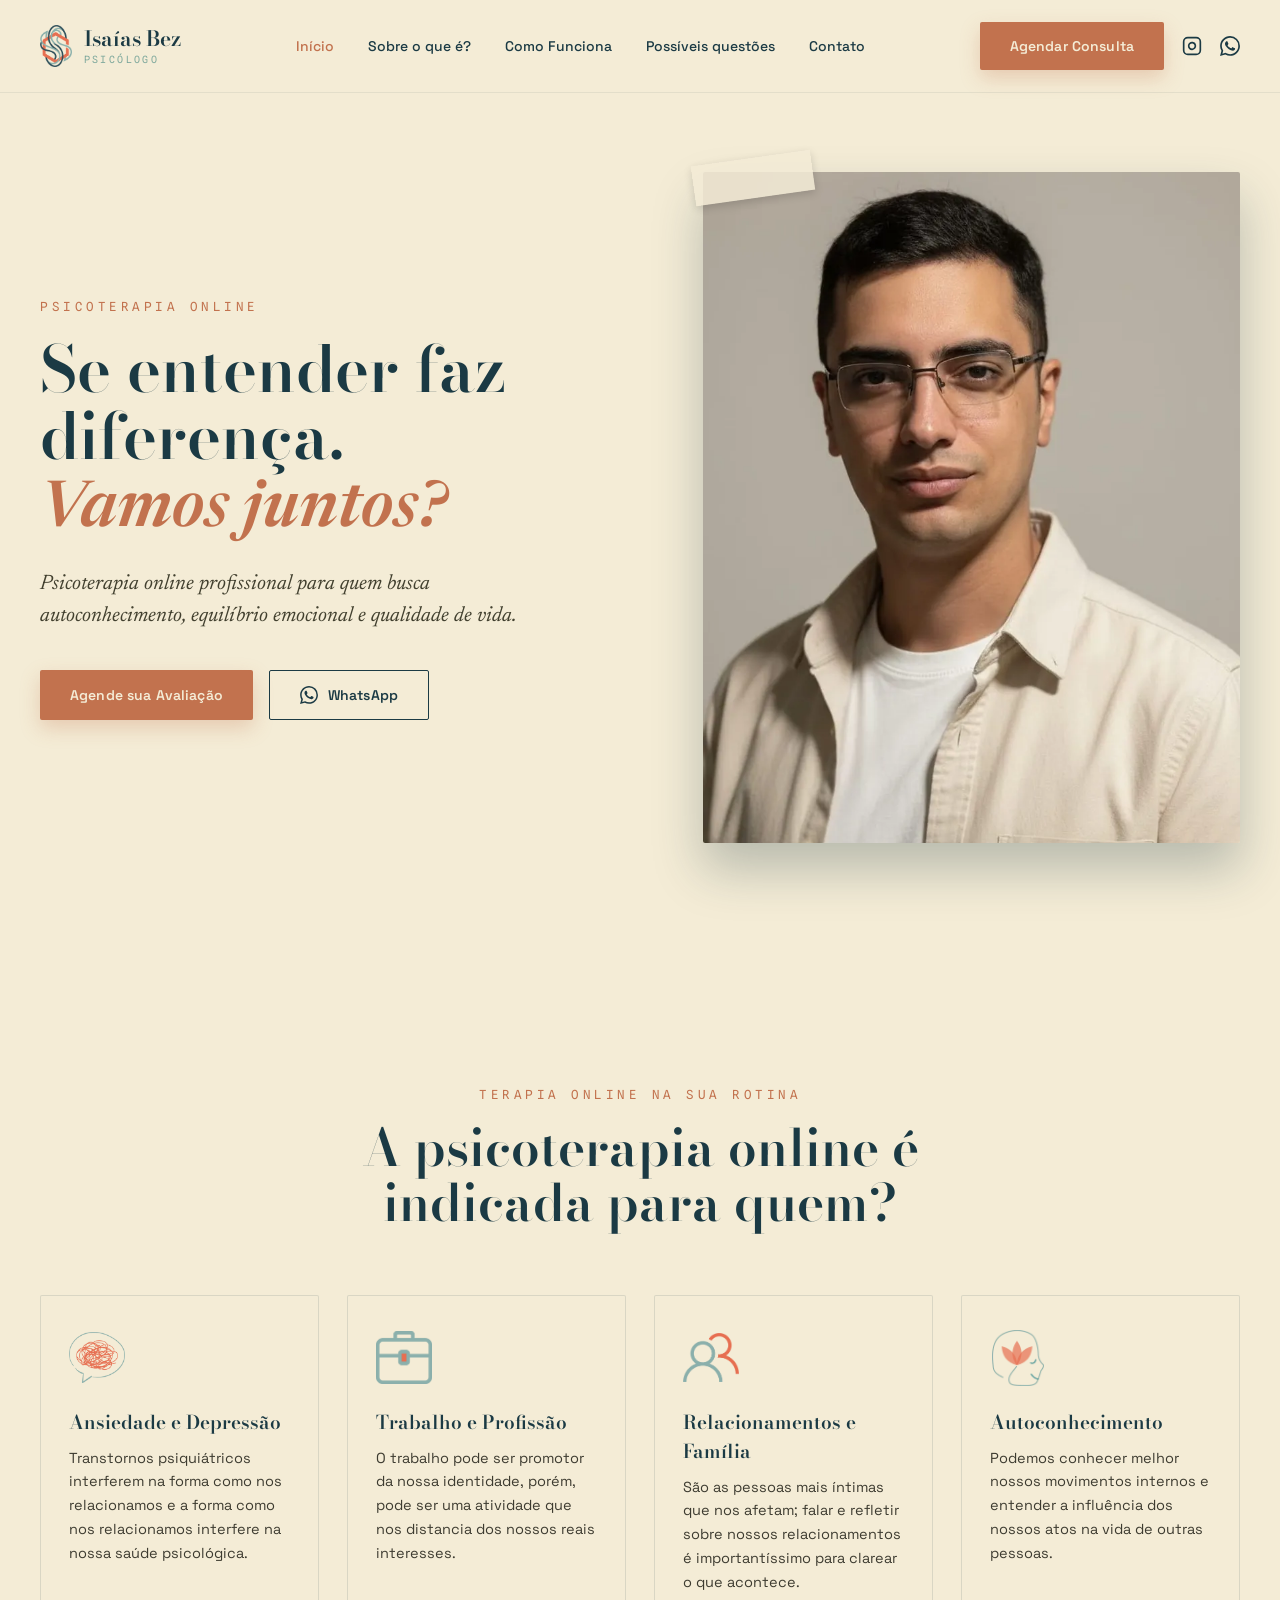
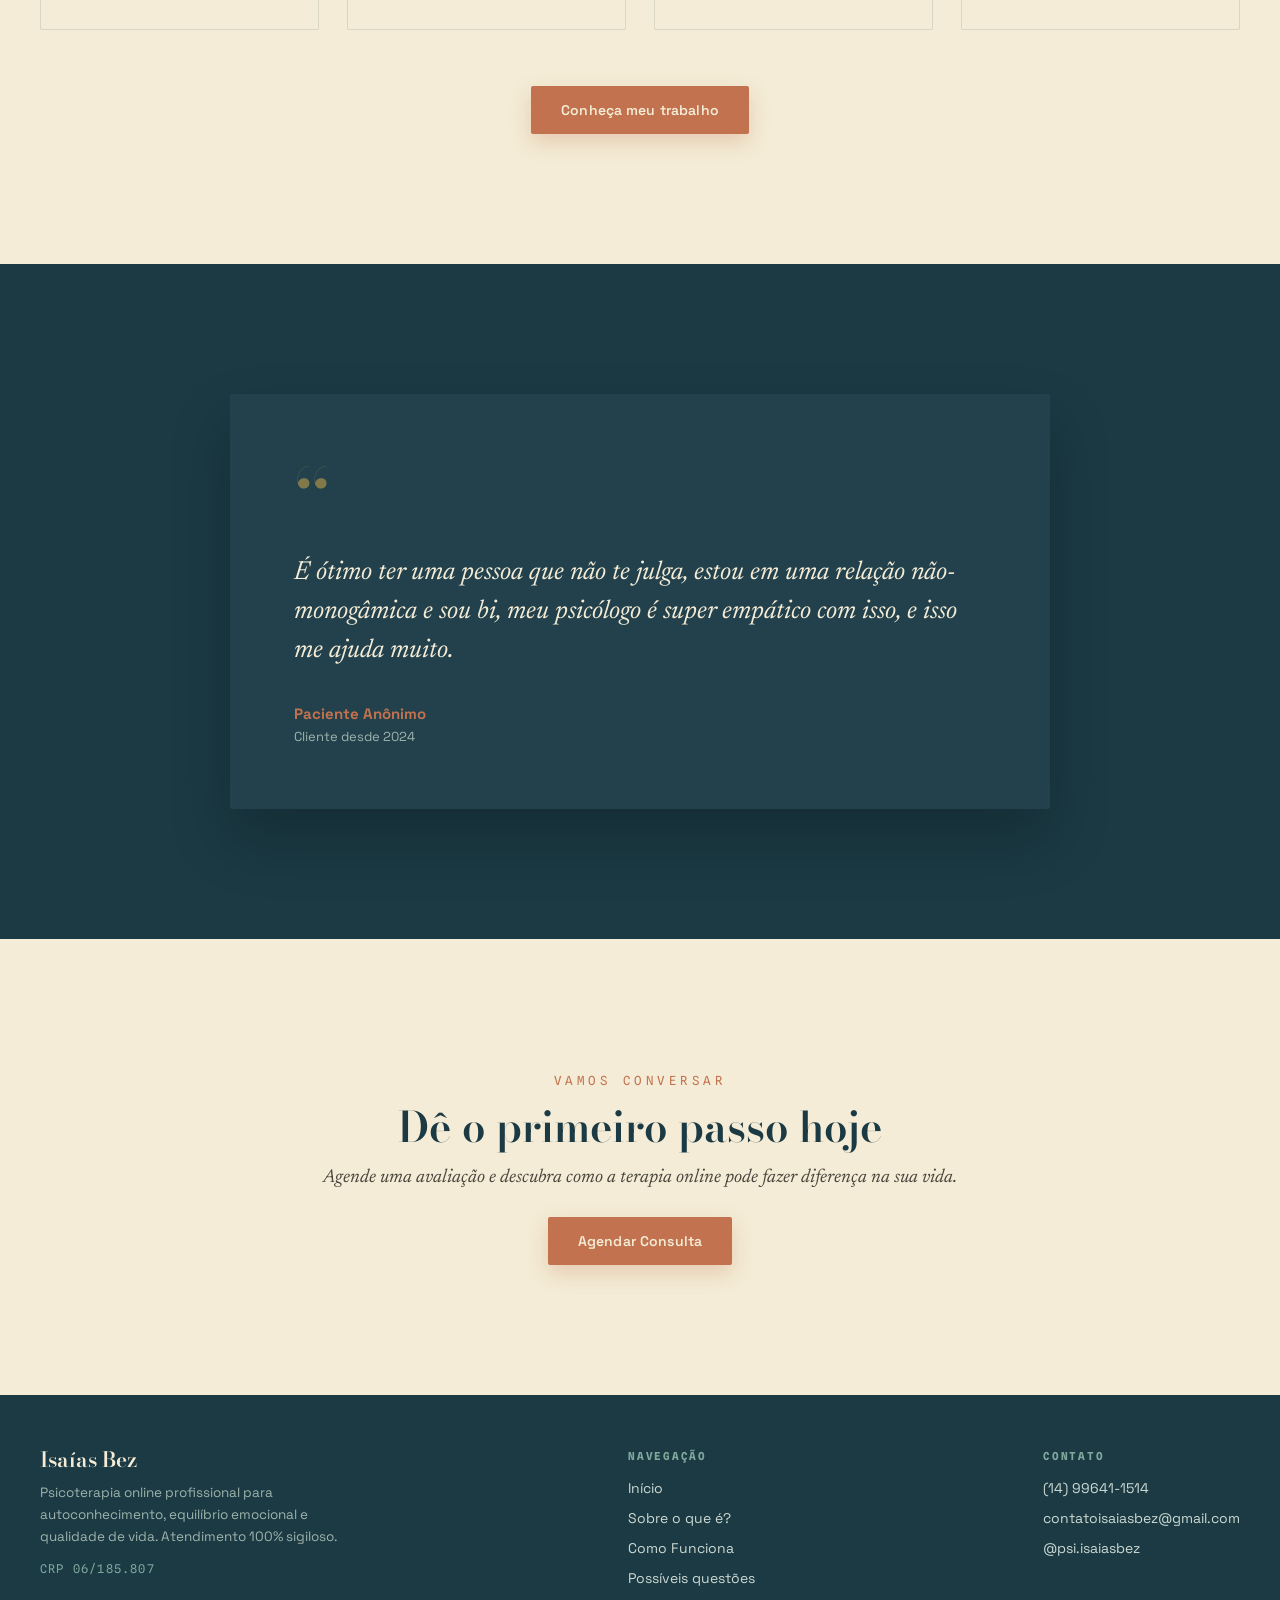
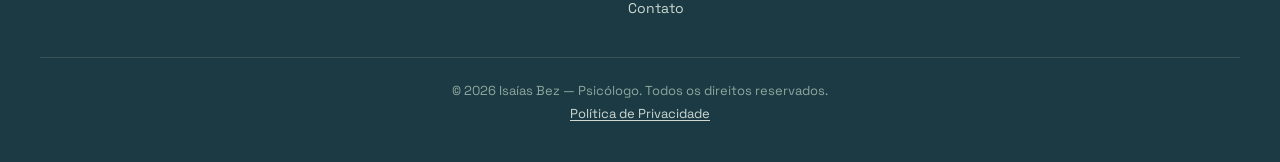
<file: index.html>
<!DOCTYPE html>
<html lang="pt-BR">
<head>
<meta charset="utf-8">
<meta name="viewport" content="width=device-width, initial-scale=1">
<meta name="description" content="Psicoterapia online com Isaías Bez, psicólogo. Atendimento profissional e sigiloso para ansiedade, depressão, relacionamentos e autoconhecimento. Agende sua avaliação.">
<meta name="keywords" content="psicólogo online, terapia online, psicoterapia, saúde mental, ansiedade, depressão, Isaías Bez">
<meta name="author" content="Isaías Bez">
<link rel="canonical" href="https://www.isaiasbez.com/">
<link rel="icon" href="images/icon.png">

<!-- Open Graph / Facebook -->
<meta property="og:type" content="website">
<meta property="og:url" content="https://www.isaiasbez.com/">
<meta property="og:title" content="Isaías Bez | Psicólogo Online — Psicoterapia">
<meta property="og:description" content="Agende sua consulta online com psicólogo qualificado. Atendimento profissional e sigiloso.">
<meta property="og:image" content="https://www.isaiasbez.com/images/PerfilSite.jpg">

<!-- Twitter -->
<meta property="twitter:card" content="summary_large_image">
<meta property="twitter:title" content="Isaías Bez | Psicólogo Online — Psicoterapia">
<meta property="twitter:description" content="Agende sua consulta online com psicólogo qualificado.">
<meta property="twitter:image" content="https://www.isaiasbez.com/images/PerfilSite.jpg">

<title>Isaías Bez | Psicólogo Online — Psicoterapia</title>

<!-- Google Fonts -->
<link rel="preconnect" href="https://fonts.googleapis.com">
<link rel="preconnect" href="https://fonts.gstatic.com" crossorigin>
<link href="https://fonts.googleapis.com/css2?family=Bodoni+Moda:wght@400;500;600&family=Newsreader:ital,wght@0,400;0,500;1,400&family=Space+Grotesk:wght@400;500;600&family=Spline+Sans+Mono:wght@400;500;600&display=swap" rel="stylesheet" media="print" onload="this.media='all'">
<noscript><link href="https://fonts.googleapis.com/css2?family=Bodoni+Moda:wght@400;500;600&family=Newsreader:ital,wght@0,400;0,500;1,400&family=Space+Grotesk:wght@400;500;600&family=Spline+Sans+Mono:wght@400;500;600&display=swap" rel="stylesheet"></noscript>
<link rel="preload" as="image" href="images/PerfilSite.webp" fetchpriority="high">

<link rel="stylesheet" href="style.css">

<!-- Schema.org markup -->
<script type="application/ld+json">
{
  "@context": "https://schema.org",
  "@type": "Psychologist",
  "name": "Isaías Bez",
  "url": "https://www.isaiasbez.com/",
  "image": "https://www.isaiasbez.com/images/PerfilSite.jpg",
  "description": "Psicólogo especializado em psicoterapia online, atendendo ansiedade, depressão, relacionamentos e autoconhecimento.",
  "address": {
    "@type": "PostalAddress",
    "addressCountry": "BR"
  },
  "areaServed": "BR",
  "priceRange": "$$",
  "telephone": "+55-14-99641-1514",
  "email": "contatoisaiasbez@gmail.com",
  "sameAs": ["https://instagram.com/psi.isaiasbez"]
}
</script>
</head>

<body>

<!-- HEADER -->
<header class="site-header" id="header">
<div class="nav-inner">
  <a href="/" class="logo">
    <img src="images/icon.png" alt="Isaías Bez">
    <div>
      <div class="logo-name">Isaías Bez</div>
      <div class="logo-sub">Psicólogo</div>
    </div>
  </a>
  <nav class="nav-links">
    <a href="/" class="nav-link active">Início</a>
    <a href="/sobre" class="nav-link">Sobre o que é?</a>
    <a href="/como-funciona" class="nav-link">Como Funciona</a>
    <a href="/faq" class="nav-link">Possíveis questões</a>
    <a href="/contato" class="nav-link">Contato</a>
  </nav>
  <div class="nav-actions">
    <a href="/contato" class="btn btn-primary">Agendar Consulta</a>
    <a href="https://instagram.com/psi.isaiasbez" target="_blank" rel="noopener" class="icon-link" aria-label="Instagram">
      <svg width="20" height="20" viewBox="0 0 24 24" fill="none" stroke="currentColor" stroke-width="2"><rect x="2" y="2" width="20" height="20" rx="5"></rect><path d="M16 11.37A4 4 0 1 1 12.63 8 4 4 0 0 1 16 11.37z"></path><line x1="17.5" y1="6.5" x2="17.51" y2="6.5"></line></svg>
    </a>
    <a href="https://wa.me/5514996411514?text=Ol%C3%A1!%20Vim%20pelo%20site%20e%20gostaria%20de%20agendar%20uma%20avalia%C3%A7%C3%A3o%20com%20o%20psic%C3%B3logo%20Isa%C3%ADas%20Bez." target="_blank" rel="noopener" class="icon-link" aria-label="WhatsApp">
      <svg width="20" height="20" viewBox="0 0 24 24" fill="currentColor"><path d="M17.472 14.382c-.297-.149-1.758-.867-2.03-.967-.273-.099-.471-.148-.67.15-.197.297-.767.966-.94 1.164-.173.199-.347.223-.644.075-.297-.15-1.255-.463-2.39-1.475-.883-.788-1.48-1.761-1.653-2.059-.173-.297-.018-.458.13-.606.134-.133.298-.347.446-.52.149-.174.198-.298.298-.497.099-.198.05-.371-.025-.52-.075-.149-.669-1.612-.916-2.207-.242-.579-.487-.5-.669-.51-.173-.008-.371-.01-.57-.01-.198 0-.52.074-.792.372-.272.297-1.04 1.016-1.04 2.479 0 1.462 1.065 2.875 1.213 3.074.149.198 2.096 3.2 5.077 4.487.709.306 1.262.489 1.694.625.712.227 1.36.195 1.871.118.571-.085 1.758-.719 2.006-1.413.248-.694.248-1.289.173-1.413-.074-.124-.272-.198-.57-.347m-5.421 7.403h-.004a9.87 9.87 0 01-5.031-1.378l-.361-.214-3.741.982.998-3.648-.235-.374a9.86 9.86 0 01-1.51-5.26c.001-5.45 4.436-9.884 9.888-9.884 2.64 0 5.122 1.03 6.988 2.898a9.825 9.825 0 012.893 6.994c-.003 5.45-4.437 9.884-9.885 9.884m8.413-18.297A11.815 11.815 0 0012.05 0C5.495 0 .16 5.335.157 11.892c0 2.096.547 4.142 1.588 5.945L.057 24l6.305-1.654a11.882 11.882 0 005.683 1.448h.005c6.554 0 11.89-5.335 11.893-11.893a11.821 11.821 0 00-3.48-8.413Z"/></svg>
    </a>
    <button class="nav-burger" id="nav-toggle" aria-label="Menu"><span></span><span></span><span></span></button>
  </div>
</div>
<div class="mobile-menu" id="mobile-menu">
  <a href="/" class="nav-link">Início</a>
  <a href="/sobre" class="nav-link">Sobre o que é?</a>
  <a href="/como-funciona" class="nav-link">Como Funciona</a>
  <a href="/faq" class="nav-link">Possíveis questões</a>
  <a href="/contato" class="nav-link">Contato</a>
  <a href="/contato" class="btn btn-primary" style="text-align:center;justify-content:center">Agendar Consulta</a>
</div>
</header>

<!-- HERO -->
<section class="hero bg-cream" id="home">
<div class="hero-inner">
  <div class="hero-content">
    <span class="kicker">Psicoterapia online</span>
    <h1 class="hero-title">Se entender faz diferença.<br><span class="ital" style="color:#C2724E">Vamos juntos?</span></h1>
    <p class="hero-desc">Psicoterapia online profissional para quem busca autoconhecimento, equilíbrio emocional e qualidade de vida.</p>
    <div class="hero-buttons">
      <a href="/contato" class="btn btn-primary">Agende sua Avaliação</a>
      <a href="https://wa.me/5514996411514?text=Ol%C3%A1!%20Vim%20pelo%20site%20e%20gostaria%20de%20agendar%20uma%20avalia%C3%A7%C3%A3o%20com%20o%20psic%C3%B3logo%20Isa%C3%ADas%20Bez." target="_blank" rel="noopener" class="btn btn-outline">
        <svg width="18" height="18" viewBox="0 0 24 24" fill="currentColor"><path d="M17.472 14.382c-.297-.149-1.758-.867-2.03-.967-.273-.099-.471-.148-.67.15-.197.297-.767.966-.94 1.164-.173.199-.347.223-.644.075-.297-.15-1.255-.463-2.39-1.475-.883-.788-1.48-1.761-1.653-2.059-.173-.297-.018-.458.13-.606.134-.133.298-.347.446-.52.149-.174.198-.298.298-.497.099-.198.05-.371-.025-.52-.075-.149-.669-1.612-.916-2.207-.242-.579-.487-.5-.669-.51-.173-.008-.371-.01-.57-.01-.198 0-.52.074-.792.372-.272.297-1.04 1.016-1.04 2.479 0 1.462 1.065 2.875 1.213 3.074.149.198 2.096 3.2 5.077 4.487.709.306 1.262.489 1.694.625.712.227 1.36.195 1.871.118.571-.085 1.758-.719 2.006-1.413.248-.694.248-1.289.173-1.413-.074-.124-.272-.198-.57-.347m-5.421 7.403h-.004a9.87 9.87 0 01-5.031-1.378l-.361-.214-3.741.982.998-3.648-.235-.374a9.86 9.86 0 01-1.51-5.26c.001-5.45 4.436-9.884 9.888-9.884 2.64 0 5.122 1.03 6.988 2.898a9.825 9.825 0 012.893 6.994c-.003 5.45-4.437 9.884-9.885 9.884m8.413-18.297A11.815 11.815 0 0012.05 0C5.495 0 .16 5.335.157 11.892c0 2.096.547 4.142 1.588 5.945L.057 24l6.305-1.654a11.882 11.882 0 005.683 1.448h.005c6.554 0 11.89-5.335 11.893-11.893a11.821 11.821 0 00-3.48-8.413Z"/></svg>
        WhatsApp
      </a>
    </div>
  </div>
  <div class="hero-media">
    <div class="hero-back"></div>
    <div class="hero-tape" style="left:-10px;top:-14px;transform:rotate(-8deg)"></div>
    <div class="hero-photo-wrap">
      <img src="images/PerfilSite.webp" alt="Isaías Bez - Psicólogo" loading="eager" fetchpriority="high" decoding="async">
    </div>
  </div>
</div>
</section>

<!-- INDICADA PARA QUEM -->
<section class="section bg-cream">
<div class="wrap">
  <div class="section-head center">
    <span class="kicker">Terapia online na sua rotina</span>
    <h2 class="section-title">A psicoterapia online é indicada para quem?</h2>
  </div>
  <div class="about-grid">
    <div class="about-card" data-animate>
      <img src="images/ansiedade.webp" alt="Ansiedade e Depressão" class="about-icon" loading="lazy" decoding="async">
      <h3 class="about-card-title">Ansiedade e Depressão</h3>
      <p class="about-card-desc">Transtornos psiquiátricos interferem na forma como nos relacionamos e a forma como nos relacionamos interfere na nossa saúde psicológica.</p>
    </div>
    <div class="about-card" data-animate>
      <img src="images/trabalho.webp" alt="Trabalho e Profissão" class="about-icon" loading="lazy" decoding="async">
      <h3 class="about-card-title">Trabalho e Profissão</h3>
      <p class="about-card-desc">O trabalho pode ser promotor da nossa identidade, porém, pode ser uma atividade que nos distancia dos nossos reais interesses.</p>
    </div>
    <div class="about-card" data-animate>
      <img src="images/familia.webp" alt="Relacionamentos e Família" class="about-icon" loading="lazy" decoding="async">
      <h3 class="about-card-title">Relacionamentos e Família</h3>
      <p class="about-card-desc">São as pessoas mais íntimas que nos afetam; falar e refletir sobre nossos relacionamentos é importantíssimo para clarear o que acontece.</p>
    </div>
    <div class="about-card" data-animate>
      <img src="images/autoconhecimento.webp" alt="Autoconhecimento" class="about-icon" loading="lazy" decoding="async">
      <h3 class="about-card-title">Autoconhecimento</h3>
      <p class="about-card-desc">Podemos conhecer melhor nossos movimentos internos e entender a influência dos nossos atos na vida de outras pessoas.</p>
    </div>
  </div>
  <div style="text-align:center;margin-top:56px">
    <a href="/sobre" class="btn btn-primary">Conheça meu trabalho</a>
  </div>
</div>
</section>

<!-- TESTIMONIAL -->
<section class="section bg-petrol" style="position:relative">
<div class="grain"></div>
<div class="wrap" style="position:relative">
  <div class="testimonial-card" data-animate>
    <div class="testimonial-quote">&ldquo;</div>
    <p class="testimonial-text">É ótimo ter uma pessoa que não te julga, estou em uma relação não-monogâmica e sou bi, meu psicólogo é super empático com isso, e isso me ajuda muito.</p>
    <div class="testimonial-author">
      <strong>Paciente Anônimo</strong>
      <span>Cliente desde 2024</span>
    </div>
  </div>
</div>
</section>

<!-- CTA -->
<section class="section bg-cream">
<div class="cta-band" data-animate>
  <span class="kicker">Vamos conversar</span>
  <h2>Dê o primeiro passo hoje</h2>
  <p>Agende uma avaliação e descubra como a terapia online pode fazer diferença na sua vida.</p>
  <a href="/contato" class="btn btn-primary">Agendar Consulta</a>
</div>
</section>

<!-- FOOTER -->
<footer class="site-footer bg-petrol">
  <div class="footer-inner">
    <div class="footer-brand">
      <div class="logo-name">Isaías Bez</div>
      <p>Psicoterapia online profissional para autoconhecimento, equilíbrio emocional e qualidade de vida. Atendimento 100% sigiloso.</p>
      <p class="footer-crp">CRP 06/185.807</p>
    </div>
    <nav class="footer-nav">
      <h5>Navegação</h5>
      <a href="/">Início</a>
      <a href="/sobre">Sobre o que é?</a>
      <a href="/como-funciona">Como Funciona</a>
      <a href="/faq">Possíveis questões</a>
      <a href="/contato">Contato</a>
    </nav>
    <nav class="footer-nav">
      <h5>Contato</h5>
      <a href="tel:+5514996411514">(14) 99641-1514</a>
      <a href="mailto:contatoisaiasbez@gmail.com">contatoisaiasbez@gmail.com</a>
      <a href="https://instagram.com/psi.isaiasbez" target="_blank" rel="noopener">@psi.isaiasbez</a>
    </nav>
  </div>
  <div class="footer-bottom">
    <p>&copy; 2026 Isaías Bez — Psicólogo. Todos os direitos reservados.</p>
    <p class="footer-legal"><a href="/privacidade">Política de Privacidade</a></p>
  </div>
</footer>

<script src="script.js"></script>
</body>
</html>
</file>
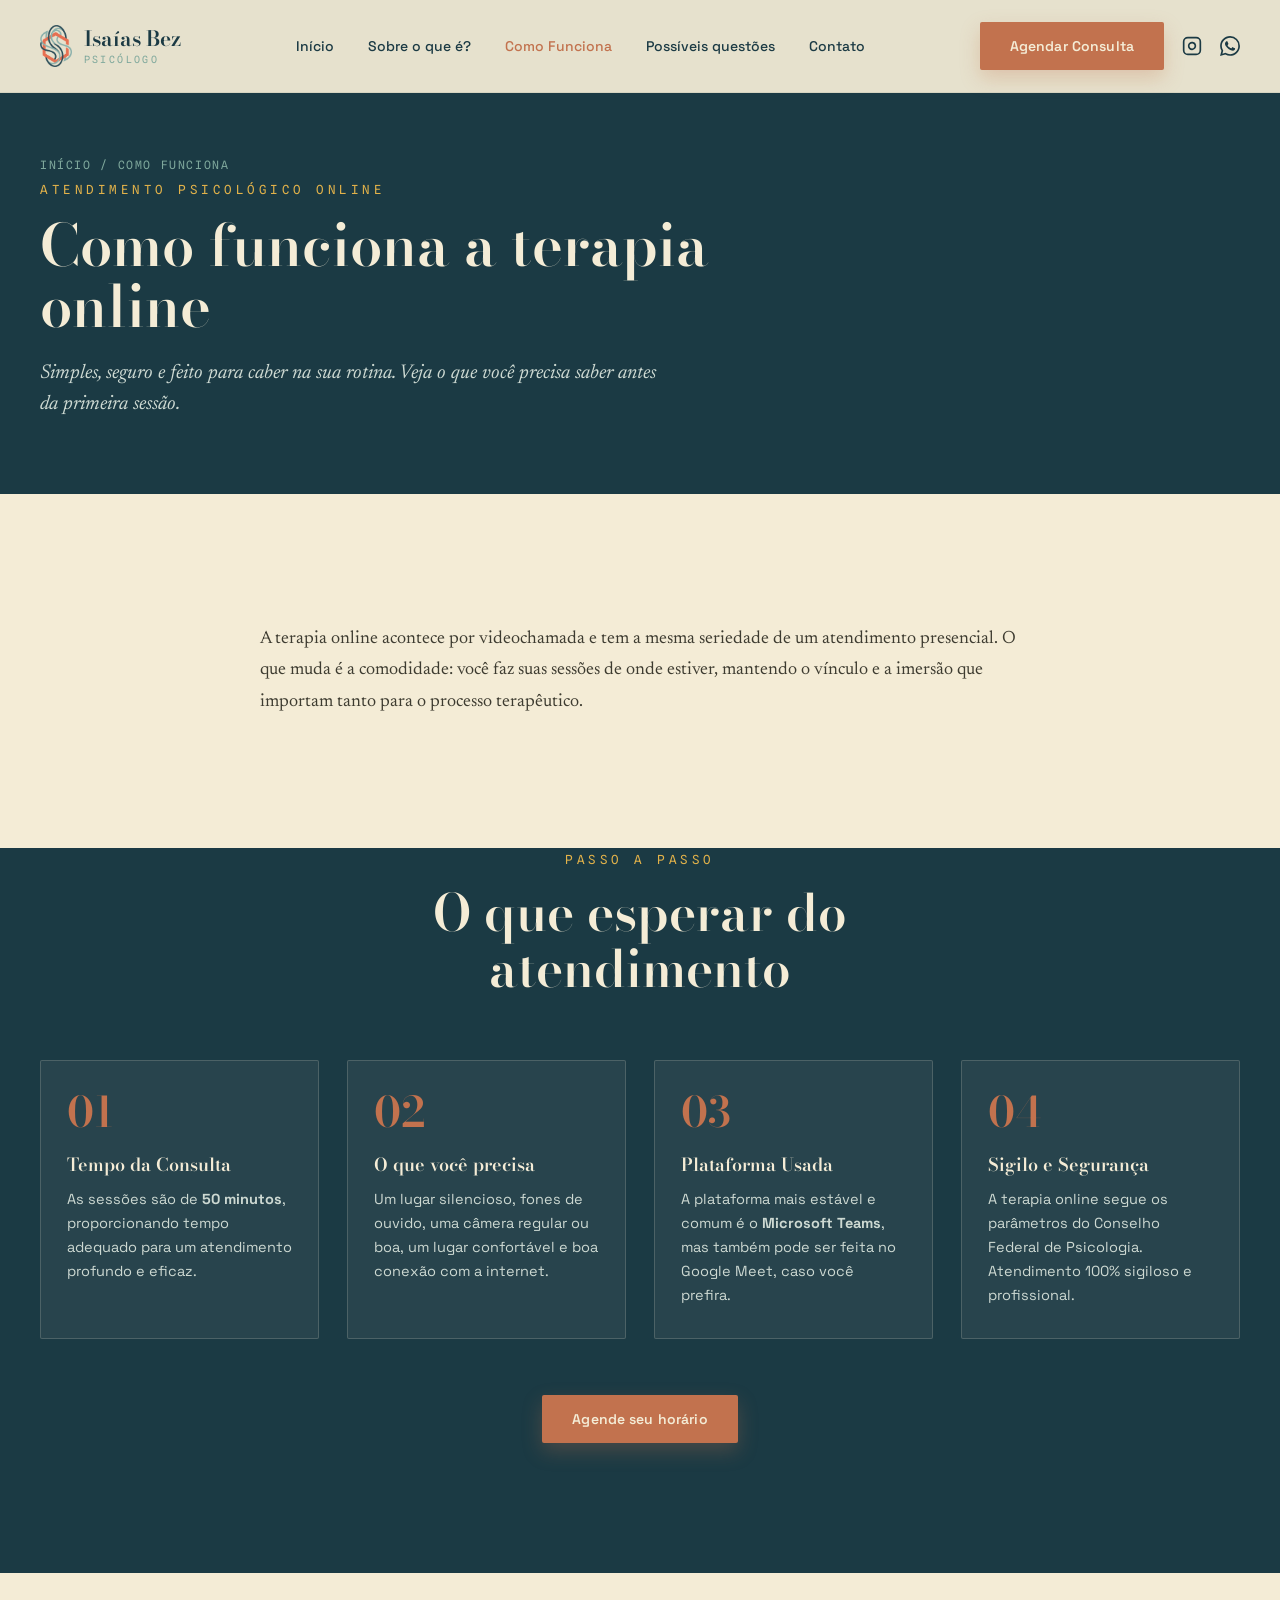
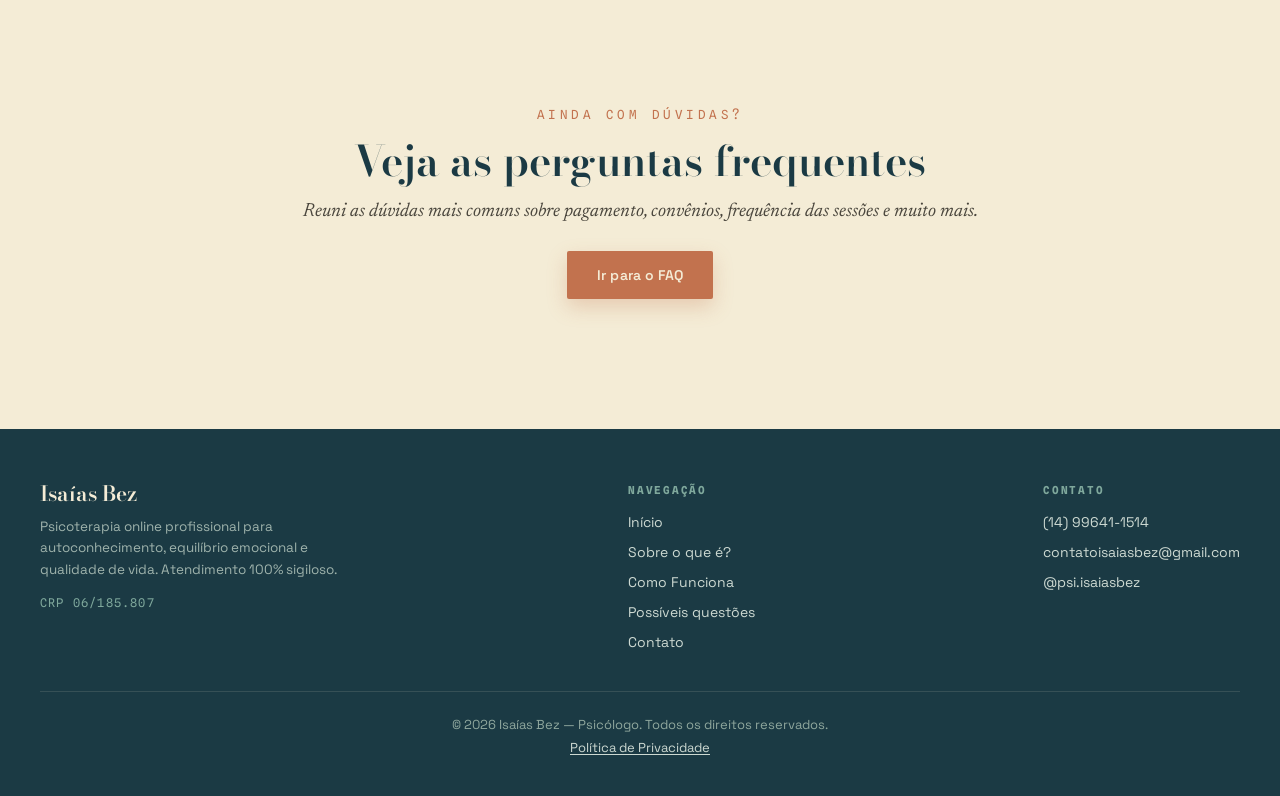
<file: como-funciona.html>
<!DOCTYPE html>
<html lang="pt-BR">
<head>
<meta charset="utf-8">
<meta name="viewport" content="width=device-width, initial-scale=1">
<meta name="description" content="Como funciona a terapia online com Isaías Bez: duração das sessões, o que você precisa, plataformas usadas (Google Meet/Discord) e sigilo garantido.">
<meta name="keywords" content="como funciona terapia online, sessão de psicologia, Google Meet terapia, terapia online sigilosa, atendimento psicológico online">
<meta name="author" content="Isaías Bez">
<link rel="canonical" href="https://www.isaiasbez.com/como-funciona">
<link rel="icon" href="images/icon.png">

<meta property="og:type" content="article">
<meta property="og:url" content="https://www.isaiasbez.com/como-funciona">
<meta property="og:title" content="Como Funciona a Terapia Online | Isaías Bez">
<meta property="og:description" content="Duração das sessões, o que você precisa, plataformas e sigilo. Saiba como funciona o atendimento online.">
<meta property="og:image" content="https://www.isaiasbez.com/images/PerfilSite.jpg">
<meta property="twitter:card" content="summary_large_image">
<meta property="twitter:title" content="Como Funciona a Terapia Online | Isaías Bez">
<meta property="twitter:image" content="https://www.isaiasbez.com/images/PerfilSite.jpg">

<title>Como Funciona a Terapia Online | Isaías Bez</title>

<link rel="preconnect" href="https://fonts.googleapis.com">
<link rel="preconnect" href="https://fonts.gstatic.com" crossorigin>
<link href="https://fonts.googleapis.com/css2?family=Bodoni+Moda:wght@400;500;600&family=Newsreader:ital,wght@0,400;0,500;1,400&family=Space+Grotesk:wght@400;500;600&family=Spline+Sans+Mono:wght@400;500;600&display=swap" rel="stylesheet" media="print" onload="this.media='all'">
<noscript><link href="https://fonts.googleapis.com/css2?family=Bodoni+Moda:wght@400;500;600&family=Newsreader:ital,wght@0,400;0,500;1,400&family=Space+Grotesk:wght@400;500;600&family=Spline+Sans+Mono:wght@400;500;600&display=swap" rel="stylesheet"></noscript>
<link rel="stylesheet" href="style.css">

<script type="application/ld+json">
{
  "@context": "https://schema.org",
  "@type": "BreadcrumbList",
  "itemListElement": [
    {"@type": "ListItem", "position": 1, "name": "Início", "item": "https://www.isaiasbez.com/"},
    {"@type": "ListItem", "position": 2, "name": "Como Funciona", "item": "https://www.isaiasbez.com/como-funciona"}
  ]
}
</script>
</head>

<body>

<!-- HEADER -->
<header class="site-header" id="header">
<div class="nav-inner">
  <a href="/" class="logo">
    <img src="images/icon.png" alt="Isaías Bez">
    <div>
      <div class="logo-name">Isaías Bez</div>
      <div class="logo-sub">Psicólogo</div>
    </div>
  </a>
  <nav class="nav-links">
    <a href="/" class="nav-link">Início</a>
    <a href="/sobre" class="nav-link">Sobre o que é?</a>
    <a href="/como-funciona" class="nav-link active">Como Funciona</a>
    <a href="/faq" class="nav-link">Possíveis questões</a>
    <a href="/contato" class="nav-link">Contato</a>
  </nav>
  <div class="nav-actions">
    <a href="/contato" class="btn btn-primary">Agendar Consulta</a>
    <a href="https://instagram.com/psi.isaiasbez" target="_blank" rel="noopener" class="icon-link" aria-label="Instagram">
      <svg width="20" height="20" viewBox="0 0 24 24" fill="none" stroke="currentColor" stroke-width="2"><rect x="2" y="2" width="20" height="20" rx="5"></rect><path d="M16 11.37A4 4 0 1 1 12.63 8 4 4 0 0 1 16 11.37z"></path><line x1="17.5" y1="6.5" x2="17.51" y2="6.5"></line></svg>
    </a>
    <a href="https://wa.me/5514996411514?text=Ol%C3%A1!%20Vim%20pelo%20site%20e%20gostaria%20de%20agendar%20uma%20avalia%C3%A7%C3%A3o%20com%20o%20psic%C3%B3logo%20Isa%C3%ADas%20Bez." target="_blank" rel="noopener" class="icon-link" aria-label="WhatsApp">
      <svg width="20" height="20" viewBox="0 0 24 24" fill="currentColor"><path d="M17.472 14.382c-.297-.149-1.758-.867-2.03-.967-.273-.099-.471-.148-.67.15-.197.297-.767.966-.94 1.164-.173.199-.347.223-.644.075-.297-.15-1.255-.463-2.39-1.475-.883-.788-1.48-1.761-1.653-2.059-.173-.297-.018-.458.13-.606.134-.133.298-.347.446-.52.149-.174.198-.298.298-.497.099-.198.05-.371-.025-.52-.075-.149-.669-1.612-.916-2.207-.242-.579-.487-.5-.669-.51-.173-.008-.371-.01-.57-.01-.198 0-.52.074-.792.372-.272.297-1.04 1.016-1.04 2.479 0 1.462 1.065 2.875 1.213 3.074.149.198 2.096 3.2 5.077 4.487.709.306 1.262.489 1.694.625.712.227 1.36.195 1.871.118.571-.085 1.758-.719 2.006-1.413.248-.694.248-1.289.173-1.413-.074-.124-.272-.198-.57-.347m-5.421 7.403h-.004a9.87 9.87 0 01-5.031-1.378l-.361-.214-3.741.982.998-3.648-.235-.374a9.86 9.86 0 01-1.51-5.26c.001-5.45 4.436-9.884 9.888-9.884 2.64 0 5.122 1.03 6.988 2.898a9.825 9.825 0 012.893 6.994c-.003 5.45-4.437 9.884-9.885 9.884m8.413-18.297A11.815 11.815 0 0012.05 0C5.495 0 .16 5.335.157 11.892c0 2.096.547 4.142 1.588 5.945L.057 24l6.305-1.654a11.882 11.882 0 005.683 1.448h.005c6.554 0 11.89-5.335 11.893-11.893a11.821 11.821 0 00-3.48-8.413Z"/></svg>
    </a>
    <button class="nav-burger" id="nav-toggle" aria-label="Menu"><span></span><span></span><span></span></button>
  </div>
</div>
<div class="mobile-menu" id="mobile-menu">
  <a href="/" class="nav-link">Início</a>
  <a href="/sobre" class="nav-link">Sobre o que é?</a>
  <a href="/como-funciona" class="nav-link">Como Funciona</a>
  <a href="/faq" class="nav-link">Possíveis questões</a>
  <a href="/contato" class="nav-link">Contato</a>
  <a href="/contato" class="btn btn-primary" style="text-align:center;justify-content:center">Agendar Consulta</a>
</div>
</header>

<!-- PAGE HERO -->
<section class="page-hero">
<div class="grain grain-o"></div>
<div class="wrap">
  <div class="breadcrumb"><a href="/">Início</a> / Como Funciona</div>
  <span class="kicker">Atendimento psicológico online</span>
  <h1>Como funciona a terapia online</h1>
  <p>Simples, seguro e feito para caber na sua rotina. Veja o que você precisa saber antes da primeira sessão.</p>
</div>
</section>

<!-- INTRO -->
<section class="section bg-cream">
<div class="prose" data-animate>
  <p>A terapia online acontece por videochamada e tem a mesma seriedade de um atendimento presencial. O que muda é a comodidade: você faz suas sessões de onde estiver, mantendo o vínculo e a imersão que importam tanto para o processo terapêutico.</p>
</div>
</section>

<!-- STEPS -->
<section class="section bg-petrol" style="position:relative;padding-top:0">
<div class="grain grain-o"></div>
<div class="wrap" style="position:relative">
  <div class="section-head center">
    <span class="kicker" style="color:#E2B24A">Passo a passo</span>
    <h2 class="section-title on-dark">O que esperar do atendimento</h2>
  </div>
  <div class="hiw-grid">
    <div class="hiw-card" data-animate>
      <div class="hiw-num">01</div>
      <h3 class="hiw-title">Tempo da Consulta</h3>
      <p class="hiw-desc">As sessões são de <strong>50 minutos</strong>, proporcionando tempo adequado para um atendimento profundo e eficaz.</p>
    </div>
    <div class="hiw-card" data-animate>
      <div class="hiw-num">02</div>
      <h3 class="hiw-title">O que você precisa</h3>
      <p class="hiw-desc">Um lugar silencioso, fones de ouvido, uma câmera regular ou boa, um lugar confortável e boa conexão com a internet.</p>
    </div>
    <div class="hiw-card" data-animate>
      <div class="hiw-num">03</div>
      <h3 class="hiw-title">Plataforma Usada</h3>
      <p class="hiw-desc">A plataforma mais estável e comum é o <strong>Microsoft Teams</strong>, mas também pode ser feita no Google Meet, caso você prefira.</p>
    </div>
    <div class="hiw-card" data-animate>
      <div class="hiw-num">04</div>
      <h3 class="hiw-title">Sigilo e Segurança</h3>
      <p class="hiw-desc">A terapia online segue os parâmetros do Conselho Federal de Psicologia. Atendimento 100% sigiloso e profissional.</p>
    </div>
  </div>
  <div class="hiw-cta">
    <a href="https://wa.me/5514996411514?text=Ol%C3%A1!%20Vim%20pelo%20site%20e%20gostaria%20de%20agendar%20uma%20avalia%C3%A7%C3%A3o%20com%20o%20psic%C3%B3logo%20Isa%C3%ADas%20Bez." target="_blank" rel="noopener" class="btn btn-primary">Agende seu horário</a>
  </div>
</div>
</section>

<!-- CTA -->
<section class="section bg-cream">
<div class="cta-band" data-animate>
  <span class="kicker">Ainda com dúvidas?</span>
  <h2>Veja as perguntas frequentes</h2>
  <p>Reuni as dúvidas mais comuns sobre pagamento, convênios, frequência das sessões e muito mais.</p>
  <a href="/faq" class="btn btn-primary">Ir para o FAQ</a>
</div>
</section>

<!-- FOOTER -->
<footer class="site-footer bg-petrol">
  <div class="footer-inner">
    <div class="footer-brand">
      <div class="logo-name">Isaías Bez</div>
      <p>Psicoterapia online profissional para autoconhecimento, equilíbrio emocional e qualidade de vida. Atendimento 100% sigiloso.</p>
      <p class="footer-crp">CRP 06/185.807</p>
    </div>
    <nav class="footer-nav">
      <h5>Navegação</h5>
      <a href="/">Início</a>
      <a href="/sobre">Sobre o que é?</a>
      <a href="/como-funciona">Como Funciona</a>
      <a href="/faq">Possíveis questões</a>
      <a href="/contato">Contato</a>
    </nav>
    <nav class="footer-nav">
      <h5>Contato</h5>
      <a href="tel:+5514996411514">(14) 99641-1514</a>
      <a href="mailto:contatoisaiasbez@gmail.com">contatoisaiasbez@gmail.com</a>
      <a href="https://instagram.com/psi.isaiasbez" target="_blank" rel="noopener">@psi.isaiasbez</a>
    </nav>
  </div>
  <div class="footer-bottom">
    <p>&copy; 2026 Isaías Bez — Psicólogo. Todos os direitos reservados.</p>
    <p class="footer-legal"><a href="/privacidade">Política de Privacidade</a></p>
  </div>
</footer>

<script src="script.js"></script>
</body>
</html>
</file>
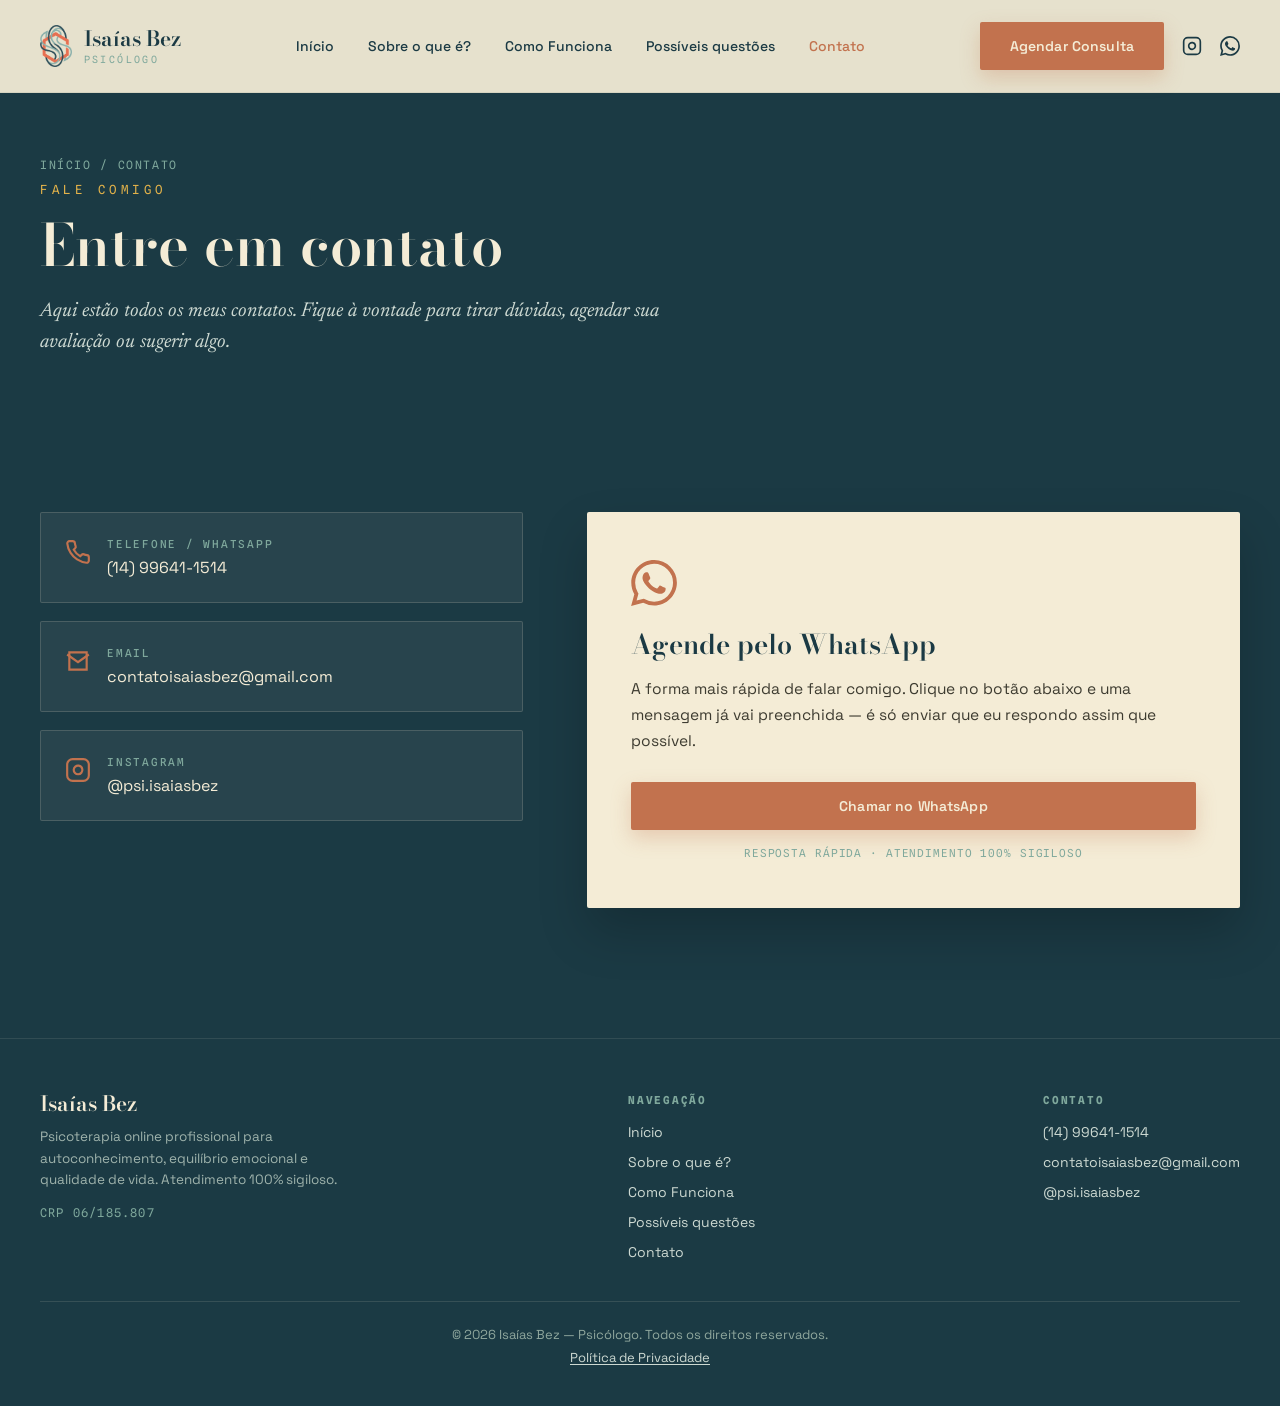
<file: contato.html>
<!DOCTYPE html>
<html lang="pt-BR">
<head>
<meta charset="utf-8">
<meta name="viewport" content="width=device-width, initial-scale=1">
<meta name="description" content="Entre em contato com o psicólogo Isaías Bez e agende sua avaliação. Atendimento online por WhatsApp, telefone, e-mail e Instagram.">
<meta name="keywords" content="contato psicólogo, agendar consulta psicólogo, WhatsApp psicólogo, terapia online agendamento, Isaías Bez contato">
<meta name="author" content="Isaías Bez">
<link rel="canonical" href="https://www.isaiasbez.com/contato">
<link rel="icon" href="images/icon.png">

<meta property="og:type" content="website">
<meta property="og:url" content="https://www.isaiasbez.com/contato">
<meta property="og:title" content="Contato e Agendamento | Isaías Bez, Psicólogo Online">
<meta property="og:description" content="Agende sua avaliação. Atendimento online por WhatsApp, telefone, e-mail e Instagram.">
<meta property="og:image" content="https://www.isaiasbez.com/images/PerfilSite.jpg">
<meta property="twitter:card" content="summary_large_image">
<meta property="twitter:title" content="Contato e Agendamento | Isaías Bez, Psicólogo Online">
<meta property="twitter:image" content="https://www.isaiasbez.com/images/PerfilSite.jpg">

<title>Contato e Agendamento | Isaías Bez, Psicólogo Online</title>

<link rel="preconnect" href="https://fonts.googleapis.com">
<link rel="preconnect" href="https://fonts.gstatic.com" crossorigin>
<link href="https://fonts.googleapis.com/css2?family=Bodoni+Moda:wght@400;500;600&family=Newsreader:ital,wght@0,400;0,500;1,400&family=Space+Grotesk:wght@400;500;600&family=Spline+Sans+Mono:wght@400;500;600&display=swap" rel="stylesheet" media="print" onload="this.media='all'">
<noscript><link href="https://fonts.googleapis.com/css2?family=Bodoni+Moda:wght@400;500;600&family=Newsreader:ital,wght@0,400;0,500;1,400&family=Space+Grotesk:wght@400;500;600&family=Spline+Sans+Mono:wght@400;500;600&display=swap" rel="stylesheet"></noscript>
<link rel="stylesheet" href="style.css">

<script type="application/ld+json">
{
  "@context": "https://schema.org",
  "@type": "BreadcrumbList",
  "itemListElement": [
    {"@type": "ListItem", "position": 1, "name": "Início", "item": "https://www.isaiasbez.com/"},
    {"@type": "ListItem", "position": 2, "name": "Contato", "item": "https://www.isaiasbez.com/contato"}
  ]
}
</script>
</head>

<body>

<!-- HEADER -->
<header class="site-header" id="header">
<div class="nav-inner">
  <a href="/" class="logo">
    <img src="images/icon.png" alt="Isaías Bez">
    <div>
      <div class="logo-name">Isaías Bez</div>
      <div class="logo-sub">Psicólogo</div>
    </div>
  </a>
  <nav class="nav-links">
    <a href="/" class="nav-link">Início</a>
    <a href="/sobre" class="nav-link">Sobre o que é?</a>
    <a href="/como-funciona" class="nav-link">Como Funciona</a>
    <a href="/faq" class="nav-link">Possíveis questões</a>
    <a href="/contato" class="nav-link active">Contato</a>
  </nav>
  <div class="nav-actions">
    <a href="/contato" class="btn btn-primary">Agendar Consulta</a>
    <a href="https://instagram.com/psi.isaiasbez" target="_blank" rel="noopener" class="icon-link" aria-label="Instagram">
      <svg width="20" height="20" viewBox="0 0 24 24" fill="none" stroke="currentColor" stroke-width="2"><rect x="2" y="2" width="20" height="20" rx="5"></rect><path d="M16 11.37A4 4 0 1 1 12.63 8 4 4 0 0 1 16 11.37z"></path><line x1="17.5" y1="6.5" x2="17.51" y2="6.5"></line></svg>
    </a>
    <a href="https://wa.me/5514996411514?text=Ol%C3%A1!%20Vim%20pelo%20site%20e%20gostaria%20de%20agendar%20uma%20avalia%C3%A7%C3%A3o%20com%20o%20psic%C3%B3logo%20Isa%C3%ADas%20Bez." target="_blank" rel="noopener" class="icon-link" aria-label="WhatsApp">
      <svg width="20" height="20" viewBox="0 0 24 24" fill="currentColor"><path d="M17.472 14.382c-.297-.149-1.758-.867-2.03-.967-.273-.099-.471-.148-.67.15-.197.297-.767.966-.94 1.164-.173.199-.347.223-.644.075-.297-.15-1.255-.463-2.39-1.475-.883-.788-1.48-1.761-1.653-2.059-.173-.297-.018-.458.13-.606.134-.133.298-.347.446-.52.149-.174.198-.298.298-.497.099-.198.05-.371-.025-.52-.075-.149-.669-1.612-.916-2.207-.242-.579-.487-.5-.669-.51-.173-.008-.371-.01-.57-.01-.198 0-.52.074-.792.372-.272.297-1.04 1.016-1.04 2.479 0 1.462 1.065 2.875 1.213 3.074.149.198 2.096 3.2 5.077 4.487.709.306 1.262.489 1.694.625.712.227 1.36.195 1.871.118.571-.085 1.758-.719 2.006-1.413.248-.694.248-1.289.173-1.413-.074-.124-.272-.198-.57-.347m-5.421 7.403h-.004a9.87 9.87 0 01-5.031-1.378l-.361-.214-3.741.982.998-3.648-.235-.374a9.86 9.86 0 01-1.51-5.26c.001-5.45 4.436-9.884 9.888-9.884 2.64 0 5.122 1.03 6.988 2.898a9.825 9.825 0 012.893 6.994c-.003 5.45-4.437 9.884-9.885 9.884m8.413-18.297A11.815 11.815 0 0012.05 0C5.495 0 .16 5.335.157 11.892c0 2.096.547 4.142 1.588 5.945L.057 24l6.305-1.654a11.882 11.882 0 005.683 1.448h.005c6.554 0 11.89-5.335 11.893-11.893a11.821 11.821 0 00-3.48-8.413Z"/></svg>
    </a>
    <button class="nav-burger" id="nav-toggle" aria-label="Menu"><span></span><span></span><span></span></button>
  </div>
</div>
<div class="mobile-menu" id="mobile-menu">
  <a href="/" class="nav-link">Início</a>
  <a href="/sobre" class="nav-link">Sobre o que é?</a>
  <a href="/como-funciona" class="nav-link">Como Funciona</a>
  <a href="/faq" class="nav-link">Possíveis questões</a>
  <a href="/contato" class="nav-link">Contato</a>
  <a href="/contato" class="btn btn-primary" style="text-align:center;justify-content:center">Agendar Consulta</a>
</div>
</header>

<!-- PAGE HERO -->
<section class="page-hero">
<div class="grain grain-o"></div>
<div class="wrap">
  <div class="breadcrumb"><a href="/">Início</a> / Contato</div>
  <span class="kicker">Fale comigo</span>
  <h1>Entre em contato</h1>
  <p>Aqui estão todos os meus contatos. Fique à vontade para tirar dúvidas, agendar sua avaliação ou sugerir algo.</p>
</div>
</section>

<!-- CONTACT -->
<section class="section bg-petrol" id="contact" style="position:relative;padding-top:80px">
<div class="grain grain-o"></div>
<div class="wrap" style="position:relative">
  <div class="contact-grid">
    <div class="contact-info">
      <div class="contact-info-item" data-animate>
        <svg class="contact-info-icon" width="26" height="26" viewBox="0 0 24 24" fill="none" stroke="currentColor" stroke-width="2"><path d="M22 16.92v3a2 2 0 0 1-2.18 2 19.79 19.79 0 0 1-8.63-3.07 19.5 19.5 0 0 1-6-6 19.79 19.79 0 0 1-3.07-8.67A2 2 0 0 1 4.11 2h3a2 2 0 0 1 2 1.72c.127.96.361 1.903.7 2.81a2 2 0 0 1-.45 2.11L8.09 9.91a16 16 0 0 0 6 6l1.27-1.27a2 2 0 0 1 2.11-.45c.907.339 1.85.573 2.81.7A2 2 0 0 1 22 16.92z"></path></svg>
        <div><h4>Telefone / WhatsApp</h4><a href="tel:+5514996411514">(14) 99641-1514</a></div>
      </div>
      <div class="contact-info-item" data-animate>
        <svg class="contact-info-icon" width="26" height="26" viewBox="0 0 24 24" fill="none" stroke="currentColor" stroke-width="2"><path d="M4 4h16v16H4z"></path><polyline points="22,6 12,13 2,6"></polyline></svg>
        <div><h4>Email</h4><a href="mailto:contatoisaiasbez@gmail.com">contatoisaiasbez@gmail.com</a></div>
      </div>
      <div class="contact-info-item" data-animate>
        <svg class="contact-info-icon" width="26" height="26" viewBox="0 0 24 24" fill="none" stroke="currentColor" stroke-width="2"><rect x="2" y="2" width="20" height="20" rx="5"></rect><path d="M16 11.37A4 4 0 1 1 12.63 8 4 4 0 0 1 16 11.37z"></path><line x1="17.5" y1="6.5" x2="17.51" y2="6.5"></line></svg>
        <div><h4>Instagram</h4><a href="https://instagram.com/psi.isaiasbez" target="_blank" rel="noopener">@psi.isaiasbez</a></div>
      </div>
    </div>

    <div class="wa-cta" data-animate>
      <svg class="wa-icon" width="46" height="46" viewBox="0 0 24 24" fill="currentColor"><path d="M17.472 14.382c-.297-.149-1.758-.867-2.03-.967-.273-.099-.471-.148-.67.15-.197.297-.767.966-.94 1.164-.173.199-.347.223-.644.075-.297-.15-1.255-.463-2.39-1.475-.883-.788-1.48-1.761-1.653-2.059-.173-.297-.018-.458.13-.606.134-.133.298-.347.446-.52.149-.174.198-.298.298-.497.099-.198.05-.371-.025-.52-.075-.149-.669-1.612-.916-2.207-.242-.579-.487-.5-.669-.51-.173-.008-.371-.01-.57-.01-.198 0-.52.074-.792.372-.272.297-1.04 1.016-1.04 2.479 0 1.462 1.065 2.875 1.213 3.074.149.198 2.096 3.2 5.077 4.487.709.306 1.262.489 1.694.625.712.227 1.36.195 1.871.118.571-.085 1.758-.719 2.006-1.413.248-.694.248-1.289.173-1.413-.074-.124-.272-.198-.57-.347m-5.421 7.403h-.004a9.87 9.87 0 01-5.031-1.378l-.361-.214-3.741.982.998-3.648-.235-.374a9.86 9.86 0 01-1.51-5.26c.001-5.45 4.436-9.884 9.888-9.884 2.64 0 5.122 1.03 6.988 2.898a9.825 9.825 0 012.893 6.994c-.003 5.45-4.437 9.884-9.885 9.884m8.413-18.297A11.815 11.815 0 0012.05 0C5.495 0 .16 5.335.157 11.892c0 2.096.547 4.142 1.588 5.945L.057 24l6.305-1.654a11.882 11.882 0 005.683 1.448h.005c6.554 0 11.89-5.335 11.893-11.893a11.821 11.821 0 00-3.48-8.413Z"/></svg>
      <h3>Agende pelo WhatsApp</h3>
      <p>A forma mais rápida de falar comigo. Clique no botão abaixo e uma mensagem já vai preenchida — é só enviar que eu respondo assim que possível.</p>
      <a href="https://wa.me/5514996411514?text=Ol%C3%A1!%20Vim%20pelo%20site%20e%20gostaria%20de%20agendar%20uma%20avalia%C3%A7%C3%A3o%20com%20o%20psic%C3%B3logo%20Isa%C3%ADas%20Bez." target="_blank" rel="noopener" class="btn btn-primary">Chamar no WhatsApp</a>
      <span class="wa-note">Resposta rápida · Atendimento 100% sigiloso</span>
    </div>
  </div>
</div>
</section>

<!-- FOOTER -->
<footer class="site-footer bg-petrol" style="border-top:1px solid rgba(244,236,214,.1)">
  <div class="footer-inner">
    <div class="footer-brand">
      <div class="logo-name">Isaías Bez</div>
      <p>Psicoterapia online profissional para autoconhecimento, equilíbrio emocional e qualidade de vida. Atendimento 100% sigiloso.</p>
      <p class="footer-crp">CRP 06/185.807</p>
    </div>
    <nav class="footer-nav">
      <h5>Navegação</h5>
      <a href="/">Início</a>
      <a href="/sobre">Sobre o que é?</a>
      <a href="/como-funciona">Como Funciona</a>
      <a href="/faq">Possíveis questões</a>
      <a href="/contato">Contato</a>
    </nav>
    <nav class="footer-nav">
      <h5>Contato</h5>
      <a href="tel:+5514996411514">(14) 99641-1514</a>
      <a href="mailto:contatoisaiasbez@gmail.com">contatoisaiasbez@gmail.com</a>
      <a href="https://instagram.com/psi.isaiasbez" target="_blank" rel="noopener">@psi.isaiasbez</a>
    </nav>
  </div>
  <div class="footer-bottom">
    <p>&copy; 2026 Isaías Bez — Psicólogo. Todos os direitos reservados.</p>
    <p class="footer-legal"><a href="/privacidade">Política de Privacidade</a></p>
  </div>
</footer>

<script src="script.js"></script>
</body>
</html>
</file>
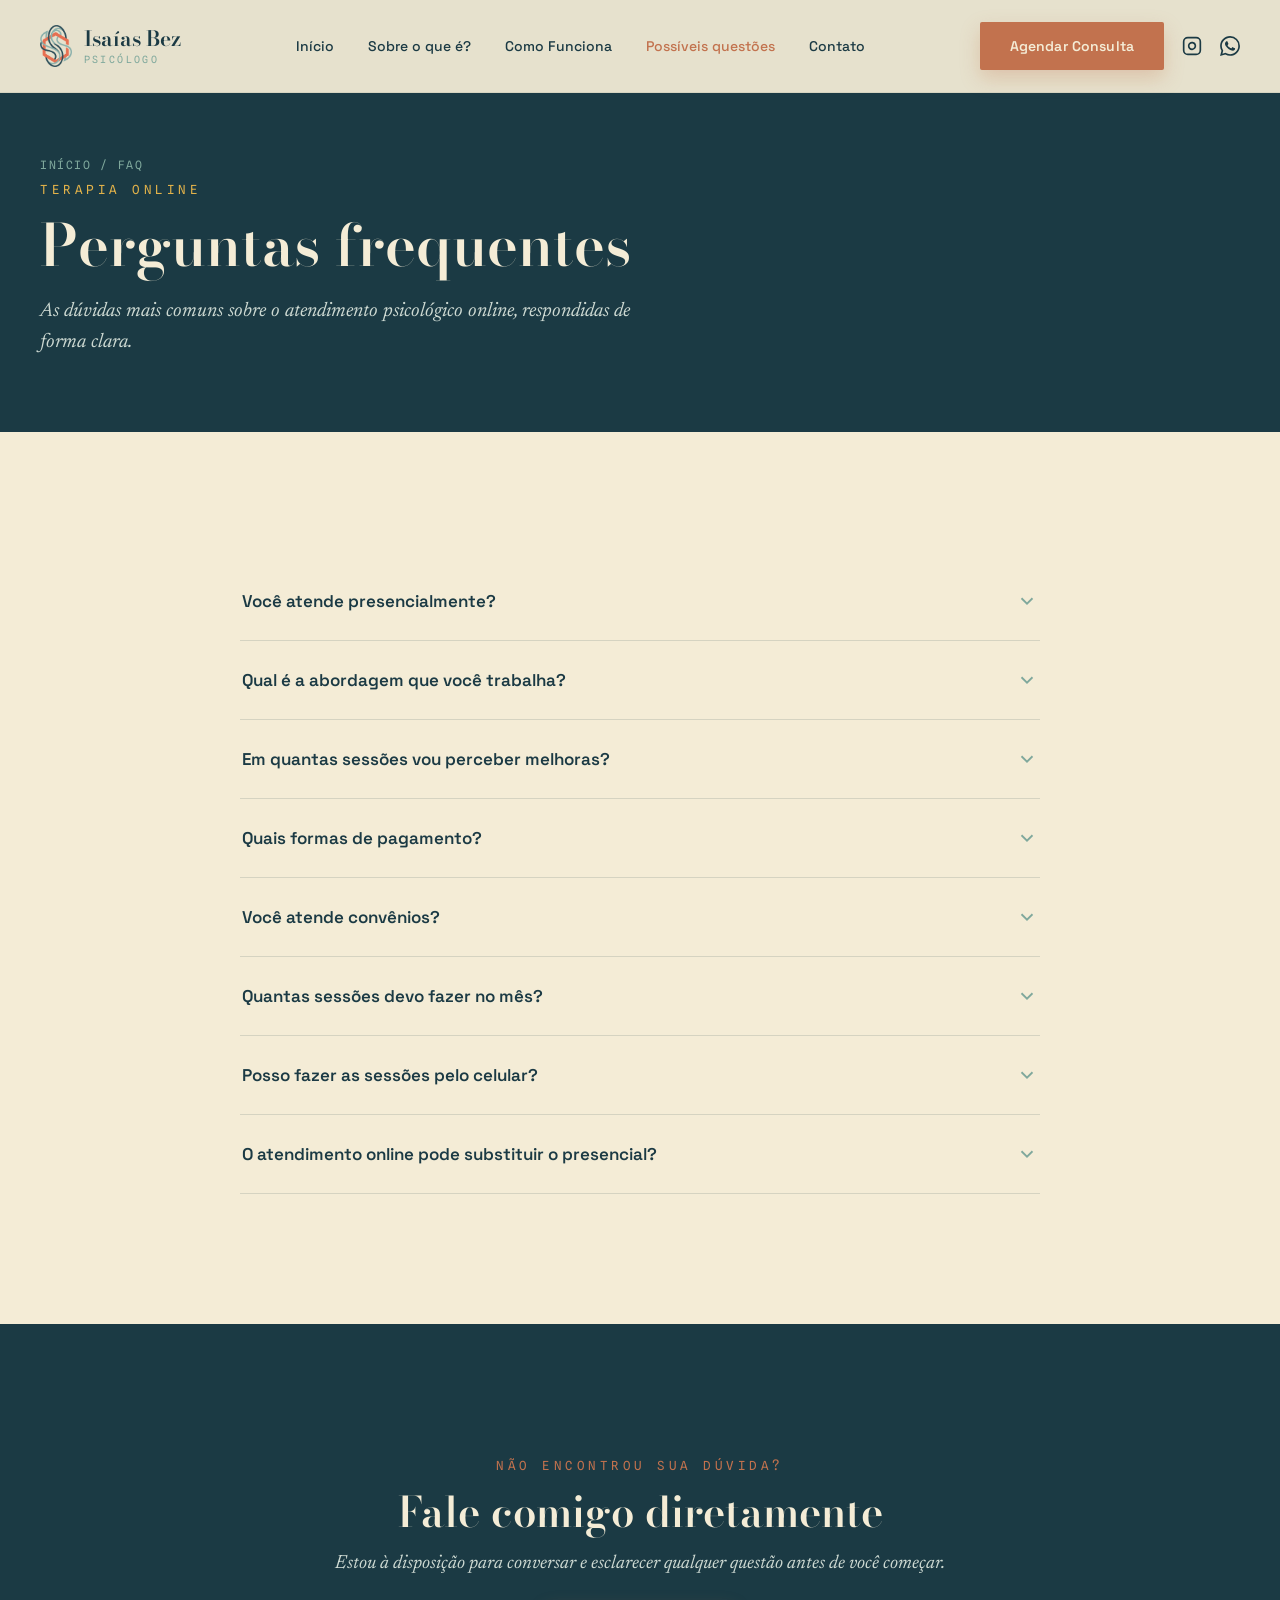
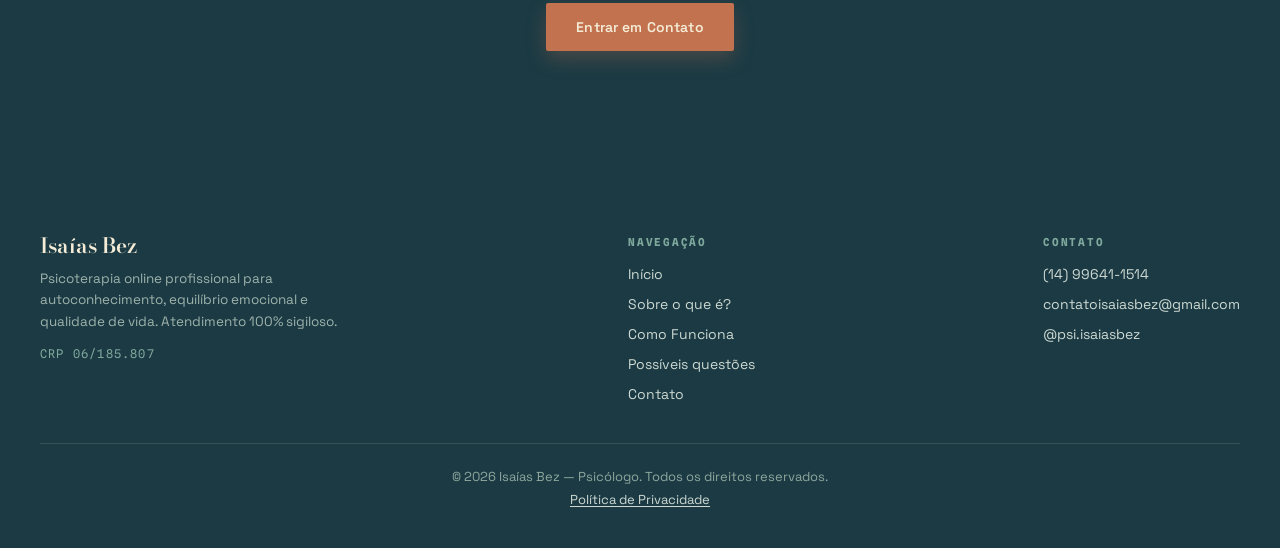
<file: faq.html>
<!DOCTYPE html>
<html lang="pt-BR">
<head>
<meta charset="utf-8">
<meta name="viewport" content="width=device-width, initial-scale=1">
<meta name="description" content="Dúvidas sobre terapia online: abordagem, formas de pagamento, convênios, frequência das sessões e atendimento pelo celular. Respostas do psicólogo Isaías Bez.">
<meta name="keywords" content="dúvidas terapia online, FAQ psicólogo, pagamento terapia, convênio psicólogo, sessões por semana, terapia pelo celular">
<meta name="author" content="Isaías Bez">
<link rel="canonical" href="https://www.isaiasbez.com/faq">
<link rel="icon" href="images/icon.png">

<meta property="og:type" content="article">
<meta property="og:url" content="https://www.isaiasbez.com/faq">
<meta property="og:title" content="Perguntas Frequentes sobre Terapia Online | Isaías Bez">
<meta property="og:description" content="Abordagem, pagamento, convênios, frequência das sessões e mais. Tire suas dúvidas.">
<meta property="og:image" content="https://www.isaiasbez.com/images/PerfilSite.jpg">
<meta property="twitter:card" content="summary_large_image">
<meta property="twitter:title" content="Perguntas Frequentes sobre Terapia Online | Isaías Bez">
<meta property="twitter:image" content="https://www.isaiasbez.com/images/PerfilSite.jpg">

<title>Perguntas Frequentes sobre Terapia Online | Isaías Bez</title>

<link rel="preconnect" href="https://fonts.googleapis.com">
<link rel="preconnect" href="https://fonts.gstatic.com" crossorigin>
<link href="https://fonts.googleapis.com/css2?family=Bodoni+Moda:wght@400;500;600&family=Newsreader:ital,wght@0,400;0,500;1,400&family=Space+Grotesk:wght@400;500;600&family=Spline+Sans+Mono:wght@400;500;600&display=swap" rel="stylesheet" media="print" onload="this.media='all'">
<noscript><link href="https://fonts.googleapis.com/css2?family=Bodoni+Moda:wght@400;500;600&family=Newsreader:ital,wght@0,400;0,500;1,400&family=Space+Grotesk:wght@400;500;600&family=Spline+Sans+Mono:wght@400;500;600&display=swap" rel="stylesheet"></noscript>
<link rel="stylesheet" href="style.css">

<!-- FAQPage structured data (rich results) -->
<script type="application/ld+json">
{
  "@context": "https://schema.org",
  "@type": "FAQPage",
  "mainEntity": [
    {"@type": "Question", "name": "Você atende presencialmente?", "acceptedAnswer": {"@type": "Answer", "text": "Eu atendo apenas por videochamadas, e tenho visto eficiência desse método, assim como suas características específicas."}},
    {"@type": "Question", "name": "Qual é a abordagem que você trabalha?", "acceptedAnswer": {"@type": "Answer", "text": "Meus atendimentos são orientados pela Psicanálise atual, que auxilia na compreensão da subjetividade; pela Psicologia Sócio-Histórica, que situa a pessoa em suas relações e contexto; e por conhecimentos aprofundados em Neuropsicologia e Neurociência, que contribuem para a compreensão dos aspectos cognitivos e emocionais envolvidos."}},
    {"@type": "Question", "name": "Em quantas sessões vou perceber melhoras?", "acceptedAnswer": {"@type": "Answer", "text": "Mesmo com diagnósticos iguais as pessoas são diferentes, então não há um tempo comum a todos de terapia."}},
    {"@type": "Question", "name": "Quais formas de pagamento?", "acceptedAnswer": {"@type": "Answer", "text": "O pagamento pode ser feito por PIX, boleto ou transferência. O valor é fixo mensal para que não haja nenhum susto no final do mês e a pessoa não precise faltar para economizar."}},
    {"@type": "Question", "name": "Você atende convênios?", "acceptedAnswer": {"@type": "Answer", "text": "Não atendo convênios, porém o reembolso é garantido por lei; cada convênio tem uma tabela de reembolso e os médicos psiquiatras já estão acostumados a fazer esse tipo de encaminhamento."}},
    {"@type": "Question", "name": "Quantas sessões devo fazer no mês?", "acceptedAnswer": {"@type": "Answer", "text": "A terapia é uma relação terapêutica, então é importante mantê-la viva; geralmente é indicado 1 vez por semana."}},
    {"@type": "Question", "name": "Posso fazer as sessões pelo celular?", "acceptedAnswer": {"@type": "Answer", "text": "Sim, se o seu celular tiver boa câmera e bom som. O mais indicado, porém, é notebook com fones de ouvido."}},
    {"@type": "Question", "name": "O atendimento online pode substituir o presencial?", "acceptedAnswer": {"@type": "Answer", "text": "Sim, para a maioria das pessoas há uma boa imersão e bom vínculo com o psicólogo, que é o mais importante. Porém, seguindo as orientações do Conselho Federal de Psicologia, em casos que envolvam risco à vida ou integridade da pessoa, situações de violência, violação de direitos ou urgência/emergência, o atendimento online é combinado com acompanhamento presencial ou encaminhamento à rede de proteção, garantindo um cuidado mais seguro e adequado."}}
  ]
}
</script>
</head>

<body>

<!-- HEADER -->
<header class="site-header" id="header">
<div class="nav-inner">
  <a href="/" class="logo">
    <img src="images/icon.png" alt="Isaías Bez">
    <div>
      <div class="logo-name">Isaías Bez</div>
      <div class="logo-sub">Psicólogo</div>
    </div>
  </a>
  <nav class="nav-links">
    <a href="/" class="nav-link">Início</a>
    <a href="/sobre" class="nav-link">Sobre o que é?</a>
    <a href="/como-funciona" class="nav-link">Como Funciona</a>
    <a href="/faq" class="nav-link active">Possíveis questões</a>
    <a href="/contato" class="nav-link">Contato</a>
  </nav>
  <div class="nav-actions">
    <a href="/contato" class="btn btn-primary">Agendar Consulta</a>
    <a href="https://instagram.com/psi.isaiasbez" target="_blank" rel="noopener" class="icon-link" aria-label="Instagram">
      <svg width="20" height="20" viewBox="0 0 24 24" fill="none" stroke="currentColor" stroke-width="2"><rect x="2" y="2" width="20" height="20" rx="5"></rect><path d="M16 11.37A4 4 0 1 1 12.63 8 4 4 0 0 1 16 11.37z"></path><line x1="17.5" y1="6.5" x2="17.51" y2="6.5"></line></svg>
    </a>
    <a href="https://wa.me/5514996411514?text=Ol%C3%A1!%20Vim%20pelo%20site%20e%20gostaria%20de%20agendar%20uma%20avalia%C3%A7%C3%A3o%20com%20o%20psic%C3%B3logo%20Isa%C3%ADas%20Bez." target="_blank" rel="noopener" class="icon-link" aria-label="WhatsApp">
      <svg width="20" height="20" viewBox="0 0 24 24" fill="currentColor"><path d="M17.472 14.382c-.297-.149-1.758-.867-2.03-.967-.273-.099-.471-.148-.67.15-.197.297-.767.966-.94 1.164-.173.199-.347.223-.644.075-.297-.15-1.255-.463-2.39-1.475-.883-.788-1.48-1.761-1.653-2.059-.173-.297-.018-.458.13-.606.134-.133.298-.347.446-.52.149-.174.198-.298.298-.497.099-.198.05-.371-.025-.52-.075-.149-.669-1.612-.916-2.207-.242-.579-.487-.5-.669-.51-.173-.008-.371-.01-.57-.01-.198 0-.52.074-.792.372-.272.297-1.04 1.016-1.04 2.479 0 1.462 1.065 2.875 1.213 3.074.149.198 2.096 3.2 5.077 4.487.709.306 1.262.489 1.694.625.712.227 1.36.195 1.871.118.571-.085 1.758-.719 2.006-1.413.248-.694.248-1.289.173-1.413-.074-.124-.272-.198-.57-.347m-5.421 7.403h-.004a9.87 9.87 0 01-5.031-1.378l-.361-.214-3.741.982.998-3.648-.235-.374a9.86 9.86 0 01-1.51-5.26c.001-5.45 4.436-9.884 9.888-9.884 2.64 0 5.122 1.03 6.988 2.898a9.825 9.825 0 012.893 6.994c-.003 5.45-4.437 9.884-9.885 9.884m8.413-18.297A11.815 11.815 0 0012.05 0C5.495 0 .16 5.335.157 11.892c0 2.096.547 4.142 1.588 5.945L.057 24l6.305-1.654a11.882 11.882 0 005.683 1.448h.005c6.554 0 11.89-5.335 11.893-11.893a11.821 11.821 0 00-3.48-8.413Z"/></svg>
    </a>
    <button class="nav-burger" id="nav-toggle" aria-label="Menu"><span></span><span></span><span></span></button>
  </div>
</div>
<div class="mobile-menu" id="mobile-menu">
  <a href="/" class="nav-link">Início</a>
  <a href="/sobre" class="nav-link">Sobre o que é?</a>
  <a href="/como-funciona" class="nav-link">Como Funciona</a>
  <a href="/faq" class="nav-link">Possíveis questões</a>
  <a href="/contato" class="nav-link">Contato</a>
  <a href="/contato" class="btn btn-primary" style="text-align:center;justify-content:center">Agendar Consulta</a>
</div>
</header>

<!-- PAGE HERO -->
<section class="page-hero">
<div class="grain grain-o"></div>
<div class="wrap">
  <div class="breadcrumb"><a href="/">Início</a> / FAQ</div>
  <span class="kicker">Terapia online</span>
  <h1>Perguntas frequentes</h1>
  <p>As dúvidas mais comuns sobre o atendimento psicológico online, respondidas de forma clara.</p>
</div>
</section>

<!-- FAQ -->
<section class="section bg-cream">
<div class="wrap">
  <div class="faq-wrap">
    <div class="faq-item" data-animate>
      <button class="faq-q"><span>Você atende presencialmente?</span><svg class="faq-chevron" width="22" height="22" viewBox="0 0 24 24" fill="none" stroke="currentColor" stroke-width="2"><polyline points="6 9 12 15 18 9"></polyline></svg></button>
      <div class="faq-a-wrap"><div class="faq-a-inner"><p>Eu atendo apenas por videochamadas, e tenho visto eficiência desse método, assim como suas características específicas.</p></div></div>
    </div>
    <div class="faq-item" data-animate>
      <button class="faq-q"><span>Qual é a abordagem que você trabalha?</span><svg class="faq-chevron" width="22" height="22" viewBox="0 0 24 24" fill="none" stroke="currentColor" stroke-width="2"><polyline points="6 9 12 15 18 9"></polyline></svg></button>
      <div class="faq-a-wrap"><div class="faq-a-inner"><p>Meus atendimentos são orientados pela Psicanálise atual, que auxilia na compreensão da subjetividade; pela Psicologia Sócio-Histórica, que situa a pessoa em suas relações e contexto; e por conhecimentos aprofundados em Neuropsicologia e Neurociência, que contribuem para a compreensão dos aspectos cognitivos e emocionais envolvidos.</p></div></div>
    </div>
    <div class="faq-item" data-animate>
      <button class="faq-q"><span>Em quantas sessões vou perceber melhoras?</span><svg class="faq-chevron" width="22" height="22" viewBox="0 0 24 24" fill="none" stroke="currentColor" stroke-width="2"><polyline points="6 9 12 15 18 9"></polyline></svg></button>
      <div class="faq-a-wrap"><div class="faq-a-inner"><p>Essa pergunta é importante para diferenciar um pouco a psicologia de outras profissões médicas, porque em tese, mesmo com diagnósticos iguais as pessoas são diferentes, então não há um tempo comum a todos de terapia.</p></div></div>
    </div>
    <div class="faq-item" data-animate>
      <button class="faq-q"><span>Quais formas de pagamento?</span><svg class="faq-chevron" width="22" height="22" viewBox="0 0 24 24" fill="none" stroke="currentColor" stroke-width="2"><polyline points="6 9 12 15 18 9"></polyline></svg></button>
      <div class="faq-a-wrap"><div class="faq-a-inner"><p>O pagamento pode ser feito por PIX, boleto ou transferência, o valor que eu cobro é fixo mensal para que não haja nenhum susto no final do mês e a pessoa que eu atendo não precise faltar para economizar.</p></div></div>
    </div>
    <div class="faq-item" data-animate>
      <button class="faq-q"><span>Você atende convênios?</span><svg class="faq-chevron" width="22" height="22" viewBox="0 0 24 24" fill="none" stroke="currentColor" stroke-width="2"><polyline points="6 9 12 15 18 9"></polyline></svg></button>
      <div class="faq-a-wrap"><div class="faq-a-inner"><p>Não atendo convênios, porém o reembolso é garantido por lei, cada convênio tem uma tabela de reembolso e os médicos psiquiatras já estão acostumados a fazer esse tipo de encaminhamento.</p></div></div>
    </div>
    <div class="faq-item" data-animate>
      <button class="faq-q"><span>Quantas sessões devo fazer no mês?</span><svg class="faq-chevron" width="22" height="22" viewBox="0 0 24 24" fill="none" stroke="currentColor" stroke-width="2"><polyline points="6 9 12 15 18 9"></polyline></svg></button>
      <div class="faq-a-wrap"><div class="faq-a-inner"><p>A terapia com o psicólogo é uma relação terapêutica, então é importante manter viva essa relação, por isso geralmente é indicado 1 vez por semana e a cada semana, colocar um assunto mais profundo e difícil para ser falado.</p></div></div>
    </div>
    <div class="faq-item" data-animate>
      <button class="faq-q"><span>Posso fazer as sessões pelo celular?</span><svg class="faq-chevron" width="22" height="22" viewBox="0 0 24 24" fill="none" stroke="currentColor" stroke-width="2"><polyline points="6 9 12 15 18 9"></polyline></svg></button>
      <div class="faq-a-wrap"><div class="faq-a-inner"><p>Sim, se o seu celular tiver uma boa câmera, bom som, e te der a impressão de imersão que importa tanto para a terapia online, mas o mais indicado é por notebook com fones de ouvido.</p></div></div>
    </div>
    <div class="faq-item" data-animate>
      <button class="faq-q"><span>O atendimento online pode substituir o presencial?</span><svg class="faq-chevron" width="22" height="22" viewBox="0 0 24 24" fill="none" stroke="currentColor" stroke-width="2"><polyline points="6 9 12 15 18 9"></polyline></svg></button>
      <div class="faq-a-wrap"><div class="faq-a-inner"><p>Sim, para a maioria das pessoas há uma boa imersão e bom vínculo com o psicólogo, que é o mais importante. Porém, seguindo as orientações do Conselho Federal de Psicologia, em casos que envolvam risco à vida ou integridade da pessoa, situações de violência, violação de direitos ou urgência/emergência, o atendimento online é combinado com acompanhamento presencial ou encaminhamento à rede de proteção, garantindo um cuidado mais seguro e adequado.</p></div></div>
    </div>
  </div>
</div>
</section>

<!-- CTA -->
<section class="section bg-petrol" style="position:relative">
<div class="grain grain-o"></div>
<div class="cta-band on-dark" data-animate style="position:relative">
  <span class="kicker">Não encontrou sua dúvida?</span>
  <h2>Fale comigo diretamente</h2>
  <p>Estou à disposição para conversar e esclarecer qualquer questão antes de você começar.</p>
  <a href="/contato" class="btn btn-primary">Entrar em Contato</a>
</div>
</section>

<!-- FOOTER -->
<footer class="site-footer bg-petrol">
  <div class="footer-inner">
    <div class="footer-brand">
      <div class="logo-name">Isaías Bez</div>
      <p>Psicoterapia online profissional para autoconhecimento, equilíbrio emocional e qualidade de vida. Atendimento 100% sigiloso.</p>
      <p class="footer-crp">CRP 06/185.807</p>
    </div>
    <nav class="footer-nav">
      <h5>Navegação</h5>
      <a href="/">Início</a>
      <a href="/sobre">Sobre o que é?</a>
      <a href="/como-funciona">Como Funciona</a>
      <a href="/faq">Possíveis questões</a>
      <a href="/contato">Contato</a>
    </nav>
    <nav class="footer-nav">
      <h5>Contato</h5>
      <a href="tel:+5514996411514">(14) 99641-1514</a>
      <a href="mailto:contatoisaiasbez@gmail.com">contatoisaiasbez@gmail.com</a>
      <a href="https://instagram.com/psi.isaiasbez" target="_blank" rel="noopener">@psi.isaiasbez</a>
    </nav>
  </div>
  <div class="footer-bottom">
    <p>&copy; 2026 Isaías Bez — Psicólogo. Todos os direitos reservados.</p>
    <p class="footer-legal"><a href="/privacidade">Política de Privacidade</a></p>
  </div>
</footer>

<script src="script.js"></script>
</body>
</html>
</file>
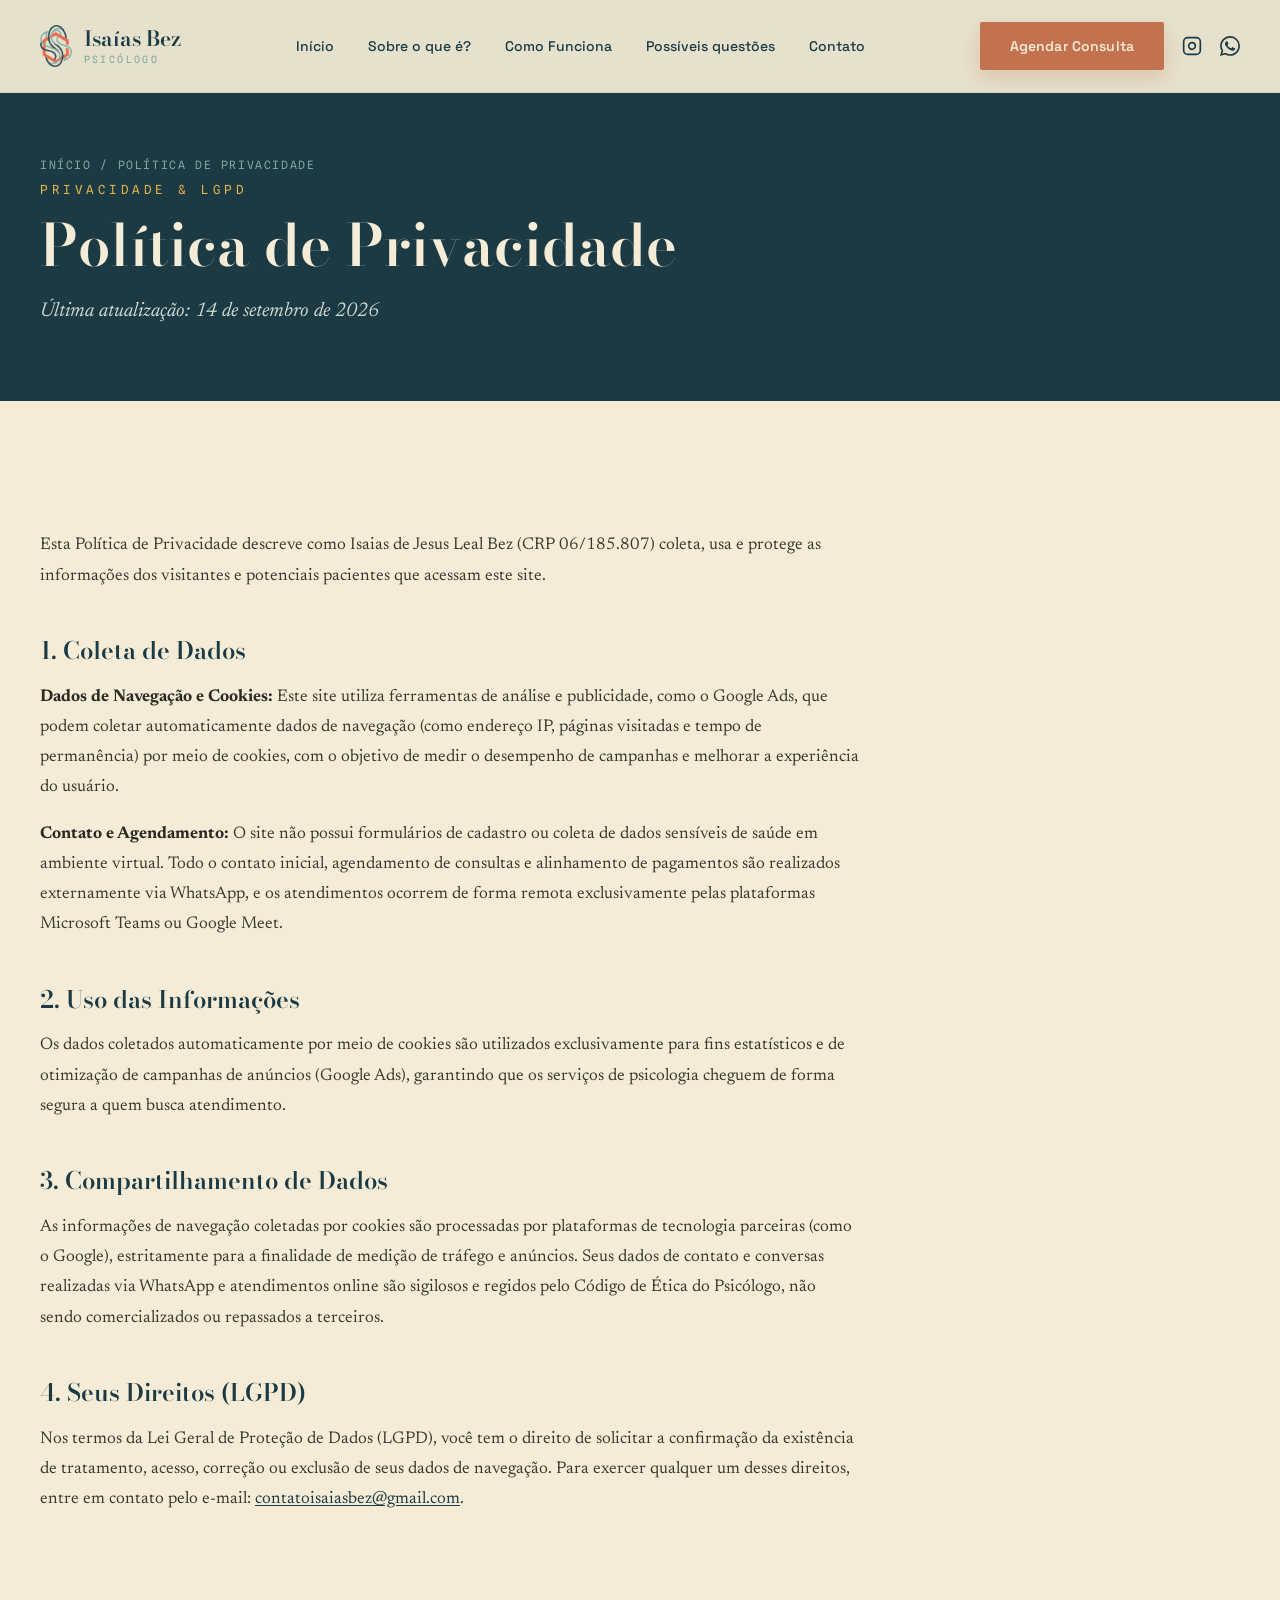
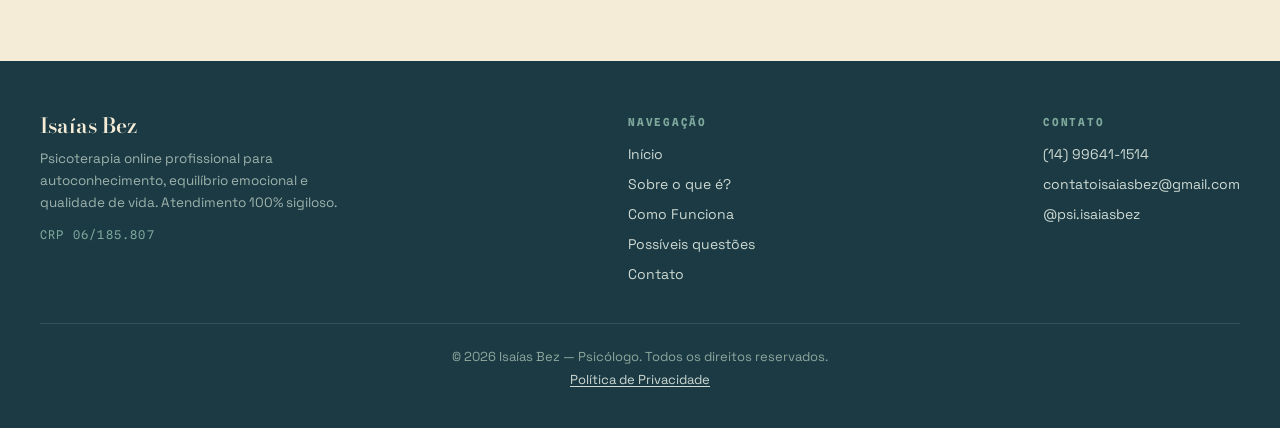
<file: privacidade.html>
<!DOCTYPE html>
<html lang="pt-BR">
<head>
<meta charset="utf-8">
<meta name="viewport" content="width=device-width, initial-scale=1">
<meta name="description" content="Política de Privacidade do site do psicólogo Isaías Bez (CRP 06/185.807): como coletamos, usamos e protegemos os dados de navegação, conforme a LGPD.">
<meta name="author" content="Isaías Bez">
<link rel="canonical" href="https://www.isaiasbez.com/privacidade">
<link rel="icon" href="images/icon.png">

<meta property="og:type" content="article">
<meta property="og:url" content="https://www.isaiasbez.com/privacidade">
<meta property="og:title" content="Política de Privacidade | Isaías Bez">
<meta property="og:description" content="Como coletamos, usamos e protegemos os dados de navegação, conforme a LGPD.">
<meta property="og:image" content="https://www.isaiasbez.com/images/PerfilSite.jpg">
<meta property="twitter:card" content="summary_large_image">
<meta property="twitter:title" content="Política de Privacidade | Isaías Bez">
<meta property="twitter:image" content="https://www.isaiasbez.com/images/PerfilSite.jpg">

<title>Política de Privacidade | Isaías Bez</title>

<link rel="preconnect" href="https://fonts.googleapis.com">
<link rel="preconnect" href="https://fonts.gstatic.com" crossorigin>
<link href="https://fonts.googleapis.com/css2?family=Bodoni+Moda:wght@400;500;600&family=Newsreader:ital,wght@0,400;0,500;1,400&family=Space+Grotesk:wght@400;500;600&family=Spline+Sans+Mono:wght@400;500;600&display=swap" rel="stylesheet" media="print" onload="this.media='all'">
<noscript><link href="https://fonts.googleapis.com/css2?family=Bodoni+Moda:wght@400;500;600&family=Newsreader:ital,wght@0,400;0,500;1,400&family=Space+Grotesk:wght@400;500;600&family=Spline+Sans+Mono:wght@400;500;600&display=swap" rel="stylesheet"></noscript>
<link rel="stylesheet" href="style.css">
</head>

<body>

<!-- HEADER -->
<header class="site-header" id="header">
<div class="nav-inner">
  <a href="/" class="logo">
    <img src="images/icon.png" alt="Isaías Bez">
    <div>
      <div class="logo-name">Isaías Bez</div>
      <div class="logo-sub">Psicólogo</div>
    </div>
  </a>
  <nav class="nav-links">
    <a href="/" class="nav-link">Início</a>
    <a href="/sobre" class="nav-link">Sobre o que é?</a>
    <a href="/como-funciona" class="nav-link">Como Funciona</a>
    <a href="/faq" class="nav-link">Possíveis questões</a>
    <a href="/contato" class="nav-link">Contato</a>
  </nav>
  <div class="nav-actions">
    <a href="/contato" class="btn btn-primary">Agendar Consulta</a>
    <a href="https://instagram.com/psi.isaiasbez" target="_blank" rel="noopener" class="icon-link" aria-label="Instagram">
      <svg width="20" height="20" viewBox="0 0 24 24" fill="none" stroke="currentColor" stroke-width="2"><rect x="2" y="2" width="20" height="20" rx="5"></rect><path d="M16 11.37A4 4 0 1 1 12.63 8 4 4 0 0 1 16 11.37z"></path><line x1="17.5" y1="6.5" x2="17.51" y2="6.5"></line></svg>
    </a>
    <a href="https://wa.me/5514996411514?text=Ol%C3%A1!%20Vim%20pelo%20site%20e%20gostaria%20de%20agendar%20uma%20avalia%C3%A7%C3%A3o%20com%20o%20psic%C3%B3logo%20Isa%C3%ADas%20Bez." target="_blank" rel="noopener" class="icon-link" aria-label="WhatsApp">
      <svg width="20" height="20" viewBox="0 0 24 24" fill="currentColor"><path d="M17.472 14.382c-.297-.149-1.758-.867-2.03-.967-.273-.099-.471-.148-.67.15-.197.297-.767.966-.94 1.164-.173.199-.347.223-.644.075-.297-.15-1.255-.463-2.39-1.475-.883-.788-1.48-1.761-1.653-2.059-.173-.297-.018-.458.13-.606.134-.133.298-.347.446-.52.149-.174.198-.298.298-.497.099-.198.05-.371-.025-.52-.075-.149-.669-1.612-.916-2.207-.242-.579-.487-.5-.669-.51-.173-.008-.371-.01-.57-.01-.198 0-.52.074-.792.372-.272.297-1.04 1.016-1.04 2.479 0 1.462 1.065 2.875 1.213 3.074.149.198 2.096 3.2 5.077 4.487.709.306 1.262.489 1.694.625.712.227 1.36.195 1.871.118.571-.085 1.758-.719 2.006-1.413.248-.694.248-1.289.173-1.413-.074-.124-.272-.198-.57-.347m-5.421 7.403h-.004a9.87 9.87 0 01-5.031-1.378l-.361-.214-3.741.982.998-3.648-.235-.374a9.86 9.86 0 01-1.51-5.26c.001-5.45 4.436-9.884 9.888-9.884 2.64 0 5.122 1.03 6.988 2.898a9.825 9.825 0 012.893 6.994c-.003 5.45-4.437 9.884-9.885 9.884m8.413-18.297A11.815 11.815 0 0012.05 0C5.495 0 .16 5.335.157 11.892c0 2.096.547 4.142 1.588 5.945L.057 24l6.305-1.654a11.882 11.882 0 005.683 1.448h.005c6.554 0 11.89-5.335 11.893-11.893a11.821 11.821 0 00-3.48-8.413Z"/></svg>
    </a>
    <button class="nav-burger" id="nav-toggle" aria-label="Menu"><span></span><span></span><span></span></button>
  </div>
</div>
<div class="mobile-menu" id="mobile-menu">
  <a href="/" class="nav-link">Início</a>
  <a href="/sobre" class="nav-link">Sobre o que é?</a>
  <a href="/como-funciona" class="nav-link">Como Funciona</a>
  <a href="/faq" class="nav-link">Possíveis questões</a>
  <a href="/contato" class="nav-link">Contato</a>
  <a href="/contato" class="btn btn-primary" style="text-align:center;justify-content:center">Agendar Consulta</a>
</div>
</header>

<!-- PAGE HERO -->
<section class="page-hero">
<div class="grain grain-o"></div>
<div class="wrap">
  <div class="breadcrumb"><a href="/">Início</a> / Política de Privacidade</div>
  <span class="kicker">Privacidade &amp; LGPD</span>
  <h1>Política de Privacidade</h1>
  <p>Última atualização: 14 de setembro de 2026</p>
</div>
</section>

<!-- CONTEÚDO -->
<section class="section bg-cream">
<div class="wrap">
  <div class="legal">
    <p>Esta Política de Privacidade descreve como Isaias de Jesus Leal Bez (CRP 06/185.807) coleta, usa e protege as informações dos visitantes e potenciais pacientes que acessam este site.</p>

    <h2>1. Coleta de Dados</h2>
    <p><strong>Dados de Navegação e Cookies:</strong> Este site utiliza ferramentas de análise e publicidade, como o Google Ads, que podem coletar automaticamente dados de navegação (como endereço IP, páginas visitadas e tempo de permanência) por meio de cookies, com o objetivo de medir o desempenho de campanhas e melhorar a experiência do usuário.</p>
    <p><strong>Contato e Agendamento:</strong> O site não possui formulários de cadastro ou coleta de dados sensíveis de saúde em ambiente virtual. Todo o contato inicial, agendamento de consultas e alinhamento de pagamentos são realizados externamente via WhatsApp, e os atendimentos ocorrem de forma remota exclusivamente pelas plataformas Microsoft Teams ou Google Meet.</p>

    <h2>2. Uso das Informações</h2>
    <p>Os dados coletados automaticamente por meio de cookies são utilizados exclusivamente para fins estatísticos e de otimização de campanhas de anúncios (Google Ads), garantindo que os serviços de psicologia cheguem de forma segura a quem busca atendimento.</p>

    <h2>3. Compartilhamento de Dados</h2>
    <p>As informações de navegação coletadas por cookies são processadas por plataformas de tecnologia parceiras (como o Google), estritamente para a finalidade de medição de tráfego e anúncios. Seus dados de contato e conversas realizadas via WhatsApp e atendimentos online são sigilosos e regidos pelo Código de Ética do Psicólogo, não sendo comercializados ou repassados a terceiros.</p>

    <h2>4. Seus Direitos (LGPD)</h2>
    <p>Nos termos da Lei Geral de Proteção de Dados (LGPD), você tem o direito de solicitar a confirmação da existência de tratamento, acesso, correção ou exclusão de seus dados de navegação. Para exercer qualquer um desses direitos, entre em contato pelo e-mail: <a href="mailto:contatoisaiasbez@gmail.com">contatoisaiasbez@gmail.com</a>.</p>
  </div>
</div>
</section>

<!-- FOOTER -->
<footer class="site-footer bg-petrol">
  <div class="footer-inner">
    <div class="footer-brand">
      <div class="logo-name">Isaías Bez</div>
      <p>Psicoterapia online profissional para autoconhecimento, equilíbrio emocional e qualidade de vida. Atendimento 100% sigiloso.</p>
      <p class="footer-crp">CRP 06/185.807</p>
    </div>
    <nav class="footer-nav">
      <h5>Navegação</h5>
      <a href="/">Início</a>
      <a href="/sobre">Sobre o que é?</a>
      <a href="/como-funciona">Como Funciona</a>
      <a href="/faq">Possíveis questões</a>
      <a href="/contato">Contato</a>
    </nav>
    <nav class="footer-nav">
      <h5>Contato</h5>
      <a href="tel:+5514996411514">(14) 99641-1514</a>
      <a href="mailto:contatoisaiasbez@gmail.com">contatoisaiasbez@gmail.com</a>
      <a href="https://instagram.com/psi.isaiasbez" target="_blank" rel="noopener">@psi.isaiasbez</a>
    </nav>
  </div>
  <div class="footer-bottom">
    <p>&copy; 2026 Isaías Bez — Psicólogo. Todos os direitos reservados.</p>
    <p class="footer-legal"><a href="/privacidade">Política de Privacidade</a></p>
  </div>
</footer>

<script src="script.js"></script>
</body>
</html>
</file>
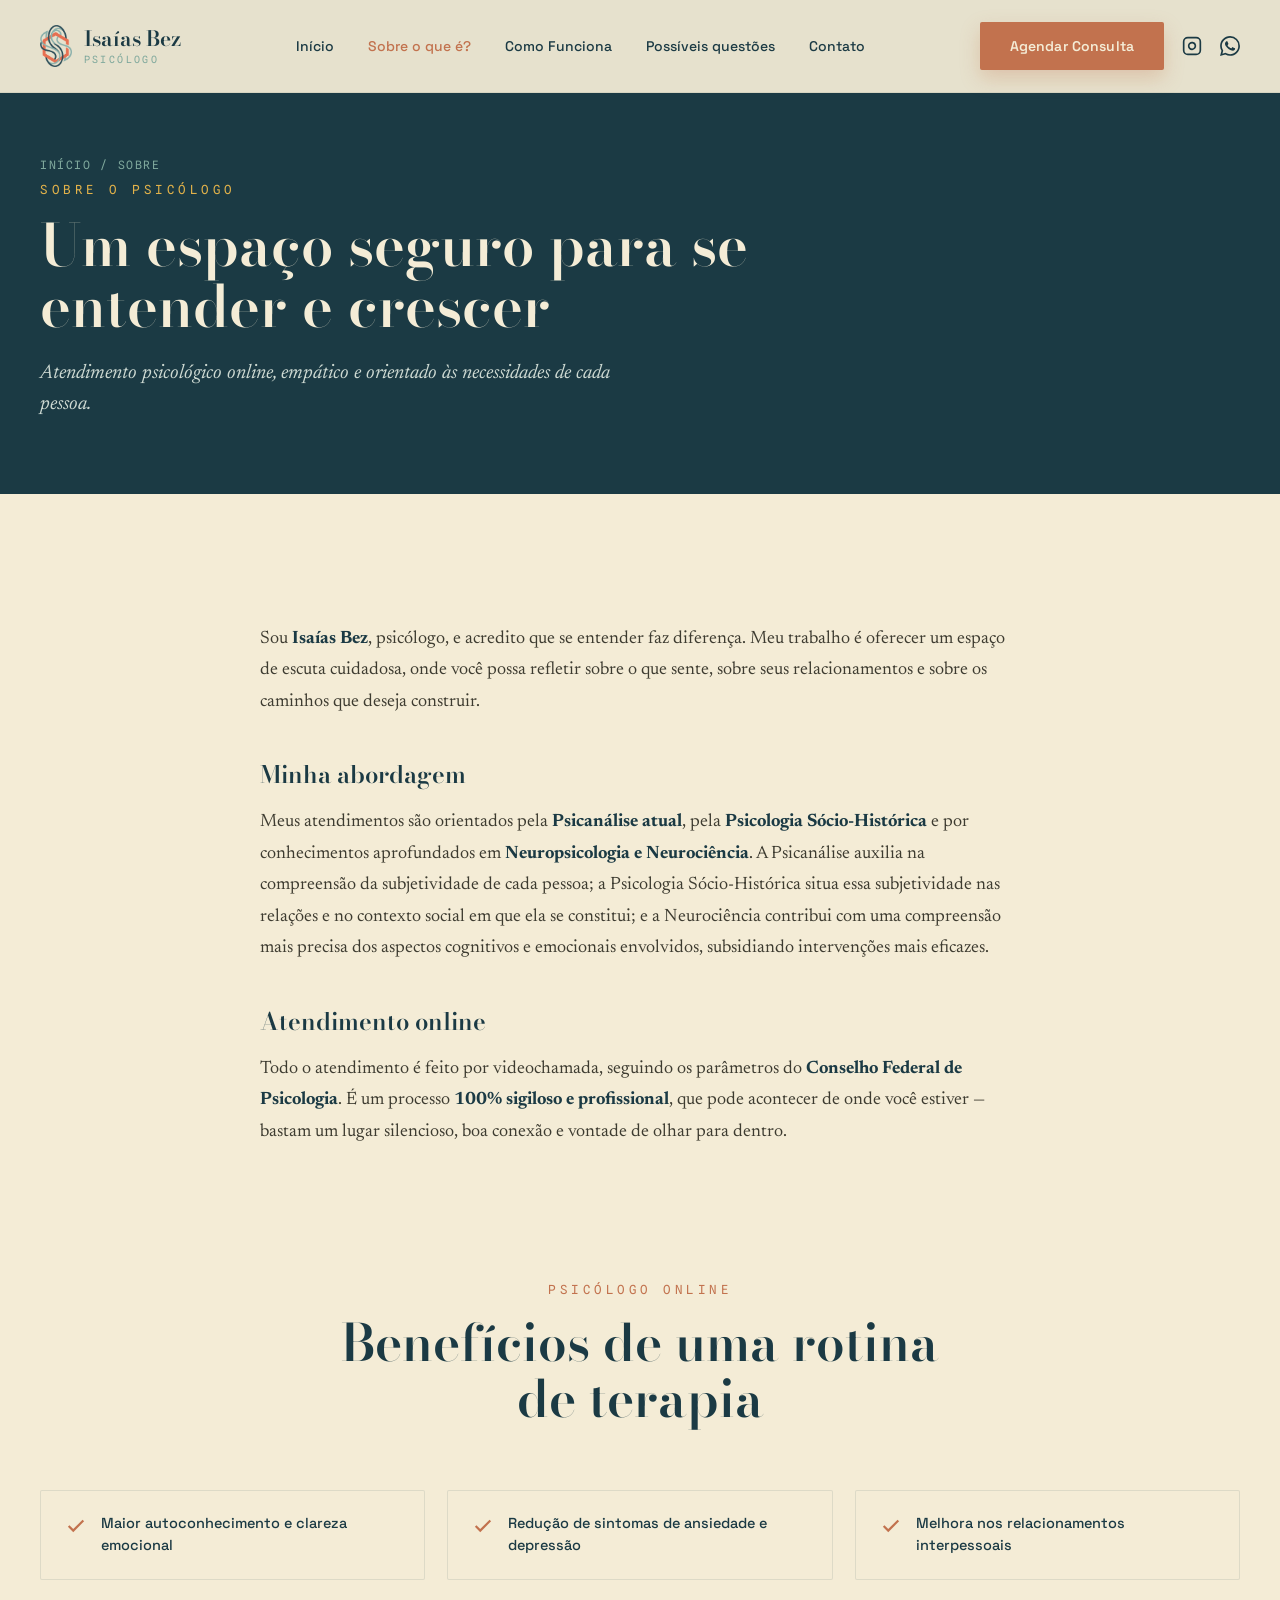
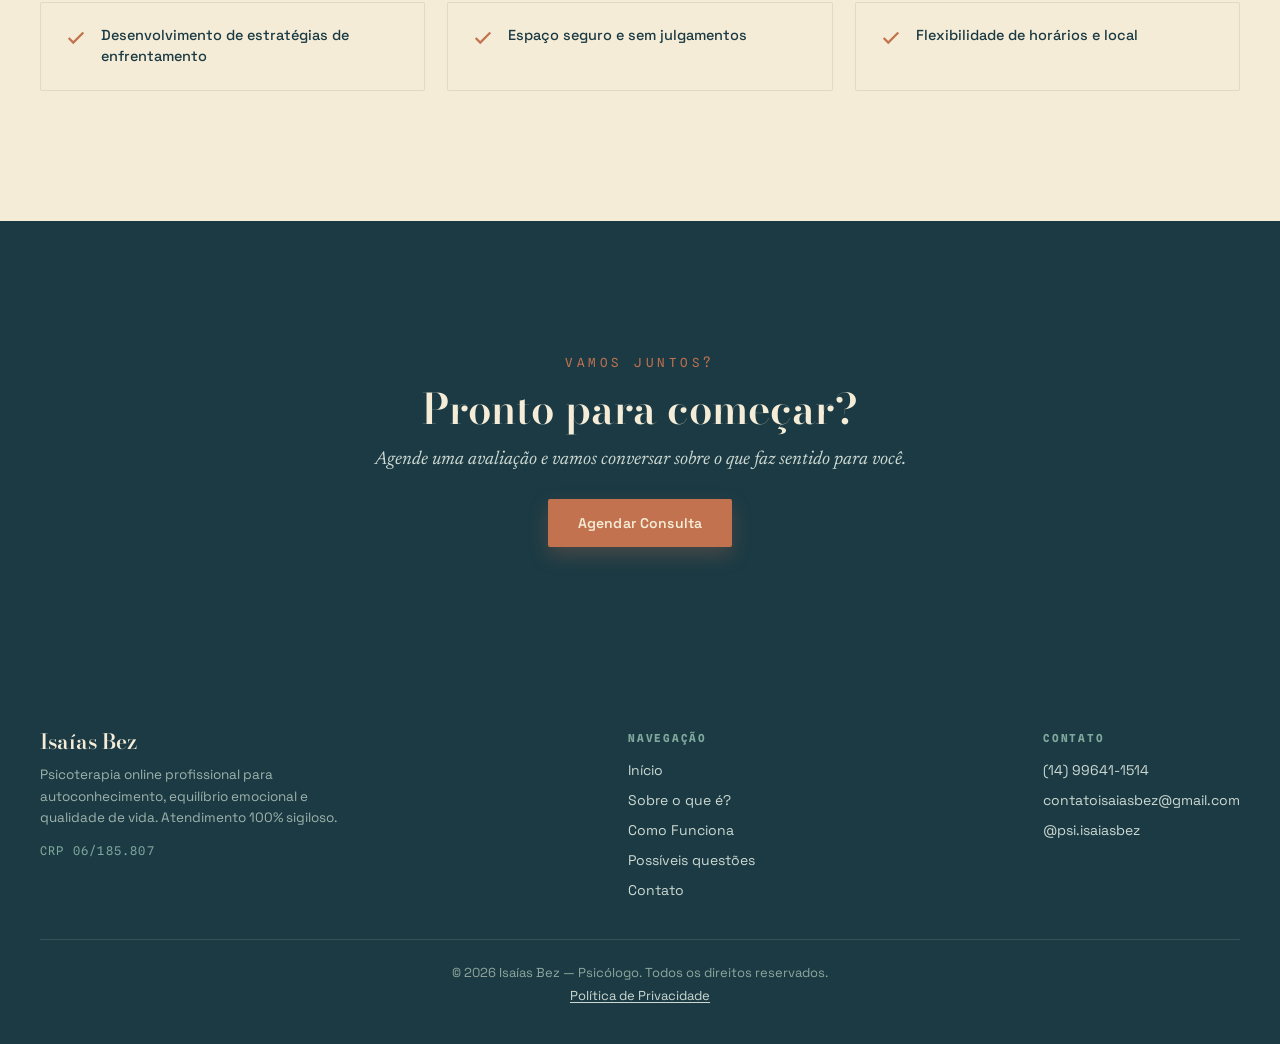
<file: sobre.html>
<!DOCTYPE html>
<html lang="pt-BR">
<head>
<meta charset="utf-8">
<meta name="viewport" content="width=device-width, initial-scale=1">
<meta name="description" content="Conheça Isaías Bez, psicólogo. Abordagem baseada em Terapia Cognitivo-Comportamental (TCC) e psicanálise, com atendimento online empático e sigiloso.">
<meta name="keywords" content="sobre psicólogo, Isaías Bez, abordagem TCC, psicanálise, terapia online, psicólogo empático">
<meta name="author" content="Isaías Bez">
<link rel="canonical" href="https://www.isaiasbez.com/sobre">
<link rel="icon" href="images/icon.png">

<meta property="og:type" content="profile">
<meta property="og:url" content="https://www.isaiasbez.com/sobre">
<meta property="og:title" content="Sobre — Isaías Bez, Psicólogo Online">
<meta property="og:description" content="Abordagem baseada em TCC e psicanálise, com atendimento online empático e sigiloso.">
<meta property="og:image" content="https://www.isaiasbez.com/images/PerfilSite.jpg">
<meta property="twitter:card" content="summary_large_image">
<meta property="twitter:title" content="Sobre — Isaías Bez, Psicólogo Online">
<meta property="twitter:image" content="https://www.isaiasbez.com/images/PerfilSite.jpg">

<title>Sobre — Isaías Bez, Psicólogo | Terapia Online</title>

<link rel="preconnect" href="https://fonts.googleapis.com">
<link rel="preconnect" href="https://fonts.gstatic.com" crossorigin>
<link href="https://fonts.googleapis.com/css2?family=Bodoni+Moda:wght@400;500;600&family=Newsreader:ital,wght@0,400;0,500;1,400&family=Space+Grotesk:wght@400;500;600&family=Spline+Sans+Mono:wght@400;500;600&display=swap" rel="stylesheet" media="print" onload="this.media='all'">
<noscript><link href="https://fonts.googleapis.com/css2?family=Bodoni+Moda:wght@400;500;600&family=Newsreader:ital,wght@0,400;0,500;1,400&family=Space+Grotesk:wght@400;500;600&family=Spline+Sans+Mono:wght@400;500;600&display=swap" rel="stylesheet"></noscript>
<link rel="stylesheet" href="style.css">

<script type="application/ld+json">
{
  "@context": "https://schema.org",
  "@type": "BreadcrumbList",
  "itemListElement": [
    {"@type": "ListItem", "position": 1, "name": "Início", "item": "https://www.isaiasbez.com/"},
    {"@type": "ListItem", "position": 2, "name": "Sobre", "item": "https://www.isaiasbez.com/sobre"}
  ]
}
</script>
</head>

<body>

<!-- HEADER -->
<header class="site-header" id="header">
<div class="nav-inner">
  <a href="/" class="logo">
    <img src="images/icon.png" alt="Isaías Bez">
    <div>
      <div class="logo-name">Isaías Bez</div>
      <div class="logo-sub">Psicólogo</div>
    </div>
  </a>
  <nav class="nav-links">
    <a href="/" class="nav-link">Início</a>
    <a href="/sobre" class="nav-link active">Sobre o que é?</a>
    <a href="/como-funciona" class="nav-link">Como Funciona</a>
    <a href="/faq" class="nav-link">Possíveis questões</a>
    <a href="/contato" class="nav-link">Contato</a>
  </nav>
  <div class="nav-actions">
    <a href="/contato" class="btn btn-primary">Agendar Consulta</a>
    <a href="https://instagram.com/psi.isaiasbez" target="_blank" rel="noopener" class="icon-link" aria-label="Instagram">
      <svg width="20" height="20" viewBox="0 0 24 24" fill="none" stroke="currentColor" stroke-width="2"><rect x="2" y="2" width="20" height="20" rx="5"></rect><path d="M16 11.37A4 4 0 1 1 12.63 8 4 4 0 0 1 16 11.37z"></path><line x1="17.5" y1="6.5" x2="17.51" y2="6.5"></line></svg>
    </a>
    <a href="https://wa.me/5514996411514?text=Ol%C3%A1!%20Vim%20pelo%20site%20e%20gostaria%20de%20agendar%20uma%20avalia%C3%A7%C3%A3o%20com%20o%20psic%C3%B3logo%20Isa%C3%ADas%20Bez." target="_blank" rel="noopener" class="icon-link" aria-label="WhatsApp">
      <svg width="20" height="20" viewBox="0 0 24 24" fill="currentColor"><path d="M17.472 14.382c-.297-.149-1.758-.867-2.03-.967-.273-.099-.471-.148-.67.15-.197.297-.767.966-.94 1.164-.173.199-.347.223-.644.075-.297-.15-1.255-.463-2.39-1.475-.883-.788-1.48-1.761-1.653-2.059-.173-.297-.018-.458.13-.606.134-.133.298-.347.446-.52.149-.174.198-.298.298-.497.099-.198.05-.371-.025-.52-.075-.149-.669-1.612-.916-2.207-.242-.579-.487-.5-.669-.51-.173-.008-.371-.01-.57-.01-.198 0-.52.074-.792.372-.272.297-1.04 1.016-1.04 2.479 0 1.462 1.065 2.875 1.213 3.074.149.198 2.096 3.2 5.077 4.487.709.306 1.262.489 1.694.625.712.227 1.36.195 1.871.118.571-.085 1.758-.719 2.006-1.413.248-.694.248-1.289.173-1.413-.074-.124-.272-.198-.57-.347m-5.421 7.403h-.004a9.87 9.87 0 01-5.031-1.378l-.361-.214-3.741.982.998-3.648-.235-.374a9.86 9.86 0 01-1.51-5.26c.001-5.45 4.436-9.884 9.888-9.884 2.64 0 5.122 1.03 6.988 2.898a9.825 9.825 0 012.893 6.994c-.003 5.45-4.437 9.884-9.885 9.884m8.413-18.297A11.815 11.815 0 0012.05 0C5.495 0 .16 5.335.157 11.892c0 2.096.547 4.142 1.588 5.945L.057 24l6.305-1.654a11.882 11.882 0 005.683 1.448h.005c6.554 0 11.89-5.335 11.893-11.893a11.821 11.821 0 00-3.48-8.413Z"/></svg>
    </a>
    <button class="nav-burger" id="nav-toggle" aria-label="Menu"><span></span><span></span><span></span></button>
  </div>
</div>
<div class="mobile-menu" id="mobile-menu">
  <a href="/" class="nav-link">Início</a>
  <a href="/sobre" class="nav-link">Sobre o que é?</a>
  <a href="/como-funciona" class="nav-link">Como Funciona</a>
  <a href="/faq" class="nav-link">Possíveis questões</a>
  <a href="/contato" class="nav-link">Contato</a>
  <a href="/contato" class="btn btn-primary" style="text-align:center;justify-content:center">Agendar Consulta</a>
</div>
</header>

<!-- PAGE HERO -->
<section class="page-hero">
<div class="grain grain-o"></div>
<div class="wrap">
  <div class="breadcrumb"><a href="/">Início</a> / Sobre</div>
  <span class="kicker">Sobre o psicólogo</span>
  <h1>Um espaço seguro para se entender e crescer</h1>
  <p>Atendimento psicológico online, empático e orientado às necessidades de cada pessoa.</p>
</div>
</section>

<!-- BIO / ABORDAGEM -->
<section class="section bg-cream">
<div class="prose" data-animate>
  <p>Sou <strong>Isaías Bez</strong>, psicólogo, e acredito que se entender faz diferença. Meu trabalho é oferecer um espaço de escuta cuidadosa, onde você possa refletir sobre o que sente, sobre seus relacionamentos e sobre os caminhos que deseja construir.</p>
  <h3>Minha abordagem</h3>
  <p>Meus atendimentos são orientados pela <strong>Psicanálise atual</strong>, pela <strong>Psicologia Sócio-Histórica</strong> e por conhecimentos aprofundados em <strong>Neuropsicologia e Neurociência</strong>. A Psicanálise auxilia na compreensão da subjetividade de cada pessoa; a Psicologia Sócio-Histórica situa essa subjetividade nas relações e no contexto social em que ela se constitui; e a Neurociência contribui com uma compreensão mais precisa dos aspectos cognitivos e emocionais envolvidos, subsidiando intervenções mais eficazes.</p>
  <h3>Atendimento online</h3>
  <p>Todo o atendimento é feito por videochamada, seguindo os parâmetros do <strong>Conselho Federal de Psicologia</strong>. É um processo <strong>100% sigiloso e profissional</strong>, que pode acontecer de onde você estiver — bastam um lugar silencioso, boa conexão e vontade de olhar para dentro.</p>
</div>
</section>

<!-- BENEFITS -->
<section class="section bg-cream" style="padding-top:0">
<div class="wrap">
  <div class="section-head center">
    <span class="kicker">Psicólogo online</span>
    <h2 class="section-title">Benefícios de uma rotina de terapia</h2>
  </div>
  <div class="benefits-grid">
    <div class="benefit-item" data-animate>
      <svg class="benefit-check" width="22" height="22" viewBox="0 0 24 24" fill="none" stroke="currentColor" stroke-width="2.4"><polyline points="20 6 9 17 4 12"></polyline></svg>
      <span>Maior autoconhecimento e clareza emocional</span>
    </div>
    <div class="benefit-item" data-animate>
      <svg class="benefit-check" width="22" height="22" viewBox="0 0 24 24" fill="none" stroke="currentColor" stroke-width="2.4"><polyline points="20 6 9 17 4 12"></polyline></svg>
      <span>Redução de sintomas de ansiedade e depressão</span>
    </div>
    <div class="benefit-item" data-animate>
      <svg class="benefit-check" width="22" height="22" viewBox="0 0 24 24" fill="none" stroke="currentColor" stroke-width="2.4"><polyline points="20 6 9 17 4 12"></polyline></svg>
      <span>Melhora nos relacionamentos interpessoais</span>
    </div>
    <div class="benefit-item" data-animate>
      <svg class="benefit-check" width="22" height="22" viewBox="0 0 24 24" fill="none" stroke="currentColor" stroke-width="2.4"><polyline points="20 6 9 17 4 12"></polyline></svg>
      <span>Desenvolvimento de estratégias de enfrentamento</span>
    </div>
    <div class="benefit-item" data-animate>
      <svg class="benefit-check" width="22" height="22" viewBox="0 0 24 24" fill="none" stroke="currentColor" stroke-width="2.4"><polyline points="20 6 9 17 4 12"></polyline></svg>
      <span>Espaço seguro e sem julgamentos</span>
    </div>
    <div class="benefit-item" data-animate>
      <svg class="benefit-check" width="22" height="22" viewBox="0 0 24 24" fill="none" stroke="currentColor" stroke-width="2.4"><polyline points="20 6 9 17 4 12"></polyline></svg>
      <span>Flexibilidade de horários e local</span>
    </div>
  </div>
</div>
</section>

<!-- CTA -->
<section class="section bg-petrol" style="position:relative">
<div class="grain grain-o"></div>
<div class="cta-band on-dark" data-animate style="position:relative">
  <span class="kicker">Vamos juntos?</span>
  <h2>Pronto para começar?</h2>
  <p>Agende uma avaliação e vamos conversar sobre o que faz sentido para você.</p>
  <a href="/contato" class="btn btn-primary">Agendar Consulta</a>
</div>
</section>

<!-- FOOTER -->
<footer class="site-footer bg-petrol">
  <div class="footer-inner">
    <div class="footer-brand">
      <div class="logo-name">Isaías Bez</div>
      <p>Psicoterapia online profissional para autoconhecimento, equilíbrio emocional e qualidade de vida. Atendimento 100% sigiloso.</p>
      <p class="footer-crp">CRP 06/185.807</p>
    </div>
    <nav class="footer-nav">
      <h5>Navegação</h5>
      <a href="/">Início</a>
      <a href="/sobre">Sobre o que é?</a>
      <a href="/como-funciona">Como Funciona</a>
      <a href="/faq">Possíveis questões</a>
      <a href="/contato">Contato</a>
    </nav>
    <nav class="footer-nav">
      <h5>Contato</h5>
      <a href="tel:+5514996411514">(14) 99641-1514</a>
      <a href="mailto:contatoisaiasbez@gmail.com">contatoisaiasbez@gmail.com</a>
      <a href="https://instagram.com/psi.isaiasbez" target="_blank" rel="noopener">@psi.isaiasbez</a>
    </nav>
  </div>
  <div class="footer-bottom">
    <p>&copy; 2026 Isaías Bez — Psicólogo. Todos os direitos reservados.</p>
    <p class="footer-legal"><a href="/privacidade">Política de Privacidade</a></p>
  </div>
</footer>

<script src="script.js"></script>
</body>
</html>
</file>
<file: style.css>
/* ================================================
   BASE & TYPOGRAPHY
   ================================================ */
*{box-sizing:border-box;margin:0;padding:0}
body{background:#F4ECD6;color:#2b2a22;font-family:'Space Grotesk',sans-serif;overflow-x:hidden}
a{color:#1B3A44;text-decoration:none;transition:color .2s ease}
a:hover{color:#C2724E}
img{max-width:100%;height:auto;display:block}

.serif{font-family:'Bodoni Moda',serif}
.ital{font-family:'Newsreader',serif;font-style:italic}
.mono{font-family:'Spline Sans Mono',monospace}
.kicker{font-family:'Spline Sans Mono',monospace;font-size:12.5px;letter-spacing:.28em;text-transform:uppercase;color:#C2724E}

/* ================================================
   LAYOUT
   ================================================ */
.section{padding:130px 40px}
.wrap{max-width:1240px;margin:0 auto}
.bg-cream{background:#F4ECD6}
.bg-petrol{background:#1B3A44}
.ink{color:#1B3A44}
.cream-t{color:#F4ECD6}

/* Grain texture overlay */
.grain{position:absolute;inset:0;background-image:url("[data-uri]");background-size:600px;mix-blend-mode:multiply;opacity:.3;pointer-events:none}
.grain-o{mix-blend-mode:overlay;opacity:.28}

/* ================================================
   SECTION HEADS
   ================================================ */
.section-head{max-width:640px;margin:0 0 64px}
.section-head.center{margin:0 auto 64px;text-align:center}
.section-title{font-family:'Bodoni Moda',serif;font-weight:600;font-size:clamp(32px,4vw,52px);line-height:1.08;color:#1B3A44;margin:16px 0 0}
.section-title.on-dark{color:#F4ECD6}

/* ================================================
   HEADER / NAVIGATION
   ================================================ */
.site-header{position:fixed;top:0;left:0;right:0;z-index:100;background:rgba(244,236,214,.94);backdrop-filter:blur(10px);border-bottom:1px solid rgba(27,58,68,.08);transition:box-shadow .3s ease}
.site-header.scrolled{box-shadow:0 6px 24px rgba(27,58,68,.14)}
.nav-inner{display:flex;align-items:center;justify-content:space-between;height:92px;max-width:1320px;margin:0 auto;padding:0 40px}
.logo{display:flex;align-items:center;gap:12px}
.logo img{height:42px;width:auto;display:block}
.logo-name{font-family:'Bodoni Moda',serif;font-weight:600;font-size:21px;color:#1B3A44;line-height:1}
.logo-sub{font-family:'Spline Sans Mono',monospace;font-size:10px;letter-spacing:.24em;color:#7FA89C;margin-top:4px;text-transform:uppercase}
.nav-links{display:flex;align-items:center;gap:34px}
.nav-link{font-size:14px;font-weight:500;color:#1B3A44;transition:color .2s ease}
.nav-link:hover,.nav-link.active{color:#C2724E}
.nav-actions{display:flex;align-items:center;gap:18px}
.icon-link{color:#1B3A44;display:flex;transition:color .2s ease}
.icon-link:hover{color:#C2724E}

/* ================================================
   BUTTONS
   ================================================ */
.btn{display:inline-flex;align-items:center;gap:10px;padding:15px 30px;font-weight:600;font-size:14px;letter-spacing:.01em;border-radius:2px;transition:transform .2s ease,box-shadow .2s ease;white-space:nowrap;cursor:pointer;border:none;font-family:'Space Grotesk',sans-serif}
.btn-primary{background:#C2724E;color:#F4ECD6;box-shadow:0 8px 20px rgba(194,114,78,.28)}
.btn-primary:hover{transform:translateY(-2px);box-shadow:0 12px 28px rgba(194,114,78,.4);color:#F4ECD6}
.btn-outline{background:transparent;color:#1B3A44;border:1.5px solid #1B3A44}
.btn-outline:hover{background:#1B3A44;color:#F4ECD6}
.btn-outline.on-dark{color:#F4ECD6;border-color:#F4ECD6}
.btn-outline.on-dark:hover{background:#F4ECD6;color:#1B3A44}

/* ================================================
   MOBILE MENU
   ================================================ */
.nav-burger{display:none;flex-direction:column;gap:5px;cursor:pointer;background:none;border:none;padding:6px}
.nav-burger span{width:24px;height:2px;background:#1B3A44;transition:transform .3s ease}
.mobile-menu{display:none;position:fixed;top:92px;left:0;right:0;background:#F4ECD6;border-bottom:1px solid rgba(27,58,68,.12);padding:20px 40px 30px;z-index:99;box-shadow:0 20px 30px rgba(0,0,0,.1)}
.mobile-menu.open{display:flex;flex-direction:column;gap:20px}
.mobile-menu .nav-link{font-size:16px}

/* ================================================
   HERO (home)
   ================================================ */
.hero{position:relative;padding:172px 40px 110px;overflow:hidden}
.hero-inner{max-width:1320px;margin:0 auto;display:grid;grid-template-columns:1.05fr .95fr;gap:70px;align-items:center}
.hero-title{font-family:'Bodoni Moda',serif;font-weight:600;font-size:clamp(38px,5vw,68px);line-height:1.05;color:#1B3A44;margin:20px 0 24px}
.hero-desc{font-family:'Newsreader',serif;font-style:italic;font-size:21px;line-height:1.5;color:#42402f;max-width:500px;margin-bottom:38px}
.hero-buttons{display:flex;gap:16px;flex-wrap:wrap}
.hero-media{position:relative}
.hero-back{position:absolute;right:26px;top:34px;width:88%;height:92%;background:#AEC9BF;transform:rotate(3deg);border-radius:2px}
.hero-tape{position:absolute;width:120px;height:40px;background:rgba(244,236,214,.85);box-shadow:0 3px 8px rgba(0,0,0,.15);z-index:2}
.hero-photo-wrap{position:relative;width:100%;aspect-ratio:4/5;box-shadow:0 26px 50px rgba(27,58,68,.28);border-radius:2px;overflow:hidden}
.hero-photo-wrap img{width:100%;height:100%;object-fit:cover}

/* ================================================
   PAGE HERO (interior pages)
   ================================================ */
.page-hero{position:relative;padding:158px 40px 74px;background:#1B3A44;overflow:hidden}
.page-hero .wrap{position:relative}
.page-hero .kicker{color:#E2B24A}
.page-hero h1{font-family:'Bodoni Moda',serif;font-weight:600;font-size:clamp(34px,4.6vw,58px);line-height:1.06;color:#F4ECD6;margin:16px 0 0;max-width:760px}
.page-hero p{font-family:'Newsreader',serif;font-style:italic;font-size:20px;line-height:1.55;color:#cdd9d2;max-width:620px;margin:20px 0 0}
.breadcrumb{font-family:'Spline Sans Mono',monospace;font-size:11.5px;letter-spacing:.14em;text-transform:uppercase;color:#7FA89C;margin-bottom:6px}
.breadcrumb a{color:#7FA89C}
.breadcrumb a:hover{color:#E2B24A}

/* ================================================
   ABOUT CARDS
   ================================================ */
.about-grid{display:grid;grid-template-columns:repeat(4,1fr);gap:28px}
.about-card{background:#F4ECD6;border:1px solid rgba(27,58,68,.12);border-radius:2px;padding:34px 28px;transition:transform .25s ease,box-shadow .25s ease}
.about-card:hover{transform:translateY(-6px);box-shadow:0 20px 40px rgba(27,58,68,.12)}
.about-icon{width:56px;height:56px;margin-bottom:22px;border-radius:4px;object-fit:contain}
.about-card-title{font-family:'Bodoni Moda',serif;font-weight:600;font-size:19px;color:#1B3A44;margin:0 0 10px}
.about-card-desc{font-size:14.5px;line-height:1.65;color:#3d3b30}

/* ================================================
   PROSE (article text)
   ================================================ */
.prose{max-width:760px;margin:0 auto}
.prose p{font-family:'Newsreader',serif;font-size:18px;line-height:1.75;color:#3d3b30;margin:0 0 22px}
.prose p:last-child{margin-bottom:0}
.prose h3{font-family:'Bodoni Moda',serif;font-weight:600;font-size:24px;color:#1B3A44;margin:38px 0 14px}
.prose strong{color:#1B3A44}

/* ================================================
   HOW IT WORKS
   ================================================ */
.hiw-grid{display:grid;grid-template-columns:repeat(4,1fr);gap:28px}
.hiw-card{background:rgba(244,236,214,.06);border:1px solid rgba(244,236,214,.18);border-radius:2px;padding:30px 26px}
.hiw-num{font-family:'Bodoni Moda',serif;font-weight:600;font-size:42px;color:#C2724E;line-height:1;margin-bottom:18px}
.hiw-title{font-family:'Bodoni Moda',serif;font-weight:600;font-size:18px;color:#F4ECD6;margin:0 0 10px}
.hiw-desc{font-size:14.5px;line-height:1.65;color:#cdd9d2}
.hiw-cta{text-align:center;margin-top:56px}

/* ================================================
   BENEFITS
   ================================================ */
.benefits-grid{display:grid;grid-template-columns:repeat(3,1fr);gap:22px}
.benefit-item{display:flex;align-items:flex-start;gap:14px;padding:22px 24px;background:#F4ECD6;border:1px solid rgba(27,58,68,.1);border-radius:2px}
.benefit-check{flex-shrink:0;color:#C2724E;margin-top:2px}
.benefit-item span{font-size:14.5px;font-weight:500;color:#1B3A44;line-height:1.5}

/* ================================================
   TESTIMONIAL
   ================================================ */
.testimonial-card{position:relative;max-width:820px;margin:0 auto;padding:64px;background:#22414C;border-radius:2px;box-shadow:0 30px 60px rgba(0,0,0,.22)}
.testimonial-quote{font-family:'Bodoni Moda',serif;font-size:88px;line-height:1;color:#E2B24A;opacity:.5}
.testimonial-text{font-family:'Newsreader',serif;font-style:italic;font-size:26px;line-height:1.5;color:#F4ECD6;margin:8px 0 32px}
.testimonial-author strong{font-family:'Space Grotesk',sans-serif;color:#C2724E;font-size:15px}
.testimonial-author span{display:block;font-size:13px;color:#9fb3ac;margin-top:4px}

/* ================================================
   FAQ
   ================================================ */
.faq-wrap{max-width:800px;margin:0 auto}
.faq-item{border-bottom:1px solid rgba(27,58,68,.14)}
.faq-q{display:flex;align-items:center;justify-content:space-between;gap:20px;width:100%;padding:28px 2px;font-weight:600;font-size:17px;color:#1B3A44;text-align:left;cursor:pointer;background:none;border:none;font-family:'Space Grotesk',sans-serif;transition:color .2s ease}
.faq-q:hover{color:#C2724E}
.faq-chevron{transition:transform .3s ease;flex-shrink:0;color:#7FA89C}
.faq-item.open .faq-chevron{transform:rotate(180deg)}
.faq-a-wrap{display:grid;grid-template-rows:0fr;transition:grid-template-rows .35s ease}
.faq-item.open .faq-a-wrap{grid-template-rows:1fr}
.faq-a-inner{overflow:hidden}
.faq-a-inner p{font-family:'Newsreader',serif;font-size:16px;line-height:1.7;color:#4a463d;padding:0 2px 28px;max-width:700px}

/* ================================================
   CONTACT
   ================================================ */
.contact-grid{display:grid;grid-template-columns:.85fr 1.15fr;gap:64px;align-items:start}
.contact-info-item{display:flex;align-items:flex-start;gap:16px;padding:24px;background:rgba(244,236,214,.06);border:1px solid rgba(244,236,214,.16);border-radius:2px;margin-bottom:18px}
.contact-info-icon{color:#C2724E;flex-shrink:0;margin-top:2px}
.contact-info-item h4{font-family:'Spline Sans Mono',monospace;font-size:11px;letter-spacing:.16em;text-transform:uppercase;color:#7FA89C;margin:0 0 6px;font-weight:500}
.contact-info-item a{font-size:16px;color:#F4ECD6}
.contact-info-item a:hover{color:#E2B24A}
/* WhatsApp CTA card (contato) */
.wa-cta{display:flex;flex-direction:column;align-items:flex-start;padding:48px 44px;background:#F4ECD6;border-radius:2px;box-shadow:0 24px 50px rgba(0,0,0,.2)}
.wa-cta .wa-icon{color:#C2724E;margin-bottom:18px}
.wa-cta h3{font-family:'Bodoni Moda',serif;font-weight:600;font-size:27px;color:#1B3A44;margin:0 0 12px}
.wa-cta p{font-size:15.5px;line-height:1.65;color:#3d3b30;margin:0 0 28px}
.wa-cta .btn{width:100%;justify-content:center}
.wa-cta .wa-note{font-family:'Spline Sans Mono',monospace;font-size:11px;letter-spacing:.08em;text-transform:uppercase;color:#7FA89C;margin-top:16px;align-self:center}

/* ================================================
   CTA BAND
   ================================================ */
.cta-band{text-align:center;max-width:680px;margin:0 auto}
.cta-band h2{font-family:'Bodoni Moda',serif;font-weight:600;font-size:clamp(28px,3.4vw,42px);line-height:1.1;color:#1B3A44;margin:14px 0 18px}
.cta-band.on-dark h2{color:#F4ECD6}
.cta-band p{font-family:'Newsreader',serif;font-style:italic;font-size:19px;color:#4a463d;margin:0 0 30px}
.cta-band.on-dark p{color:#cdd9d2}

/* ================================================
   FOOTER
   ================================================ */
.site-footer{padding:54px 40px 40px}
.footer-inner{max-width:1240px;margin:0 auto;display:flex;flex-wrap:wrap;gap:30px;justify-content:space-between;align-items:flex-start}
.footer-brand{max-width:300px}
.footer-brand .logo-name{color:#F4ECD6}
.footer-brand p{font-size:13.5px;line-height:1.6;color:#9fb3ac;margin-top:12px}
.footer-nav{display:flex;flex-direction:column;gap:12px}
.footer-nav h5{font-family:'Spline Sans Mono',monospace;font-size:11px;letter-spacing:.16em;text-transform:uppercase;color:#7FA89C;margin-bottom:4px}
.footer-nav a{font-size:14px;color:#cdd9d2}
.footer-nav a:hover{color:#E2B24A}
.footer-brand .footer-crp{font-family:'Spline Sans Mono',monospace;font-size:12px;letter-spacing:.1em;color:#7FA89C;margin-top:12px}
.footer-bottom{max-width:1240px;margin:40px auto 0;padding-top:24px;border-top:1px solid rgba(244,236,214,.12);text-align:center}
.footer-bottom p{font-size:13px;color:#8FA79D}
.footer-legal{margin-top:6px}
.footer-legal a{color:#cdd9d2;text-decoration:underline;text-underline-offset:2px}
.footer-legal a:hover{color:#E2B24A}
.legal{max-width:820px;font-family:'Newsreader',serif;font-size:17px;line-height:1.78;color:#3a382e}
.legal h2{font-family:'Bodoni Moda',serif;font-weight:600;font-size:24px;color:#1B3A44;margin:38px 0 10px}
.legal h2:first-child{margin-top:0}
.legal p{margin:0 0 16px}
.legal a{color:#1B3A44;text-decoration:underline;text-underline-offset:2px}
.legal strong{color:#2b2a22}

/* ================================================
   ANIMATIONS
   ================================================ */
[data-animate]{opacity:0;transform:translateY(30px);transition:opacity .6s ease,transform .6s ease}
[data-animate].animate-in{opacity:1;transform:translateY(0)}

/* ================================================
   RESPONSIVE
   ================================================ */
@media (max-width:960px){
  .nav-links{display:none}
  .nav-actions .btn{display:none}
  .nav-burger{display:flex}
  .hero-inner{grid-template-columns:1fr}
  .hero-media{order:-1;width:100%;max-width:420px;margin:0 auto}
  .about-grid,.hiw-grid{grid-template-columns:repeat(2,1fr)}
  .benefits-grid{grid-template-columns:1fr}
  .contact-grid{grid-template-columns:1fr}
  .testimonial-card{padding:40px}
  .section{padding:90px 24px}
  .hero{padding:132px 24px 80px}
  .page-hero{padding:130px 24px 60px}
  .nav-inner{padding:0 24px}
}
@media (max-width:600px){
  .about-grid,.hiw-grid{grid-template-columns:1fr}
  .hero-title{font-size:clamp(32px,8vw,48px)}
  .testimonial-text{font-size:20px}
}
</file>
